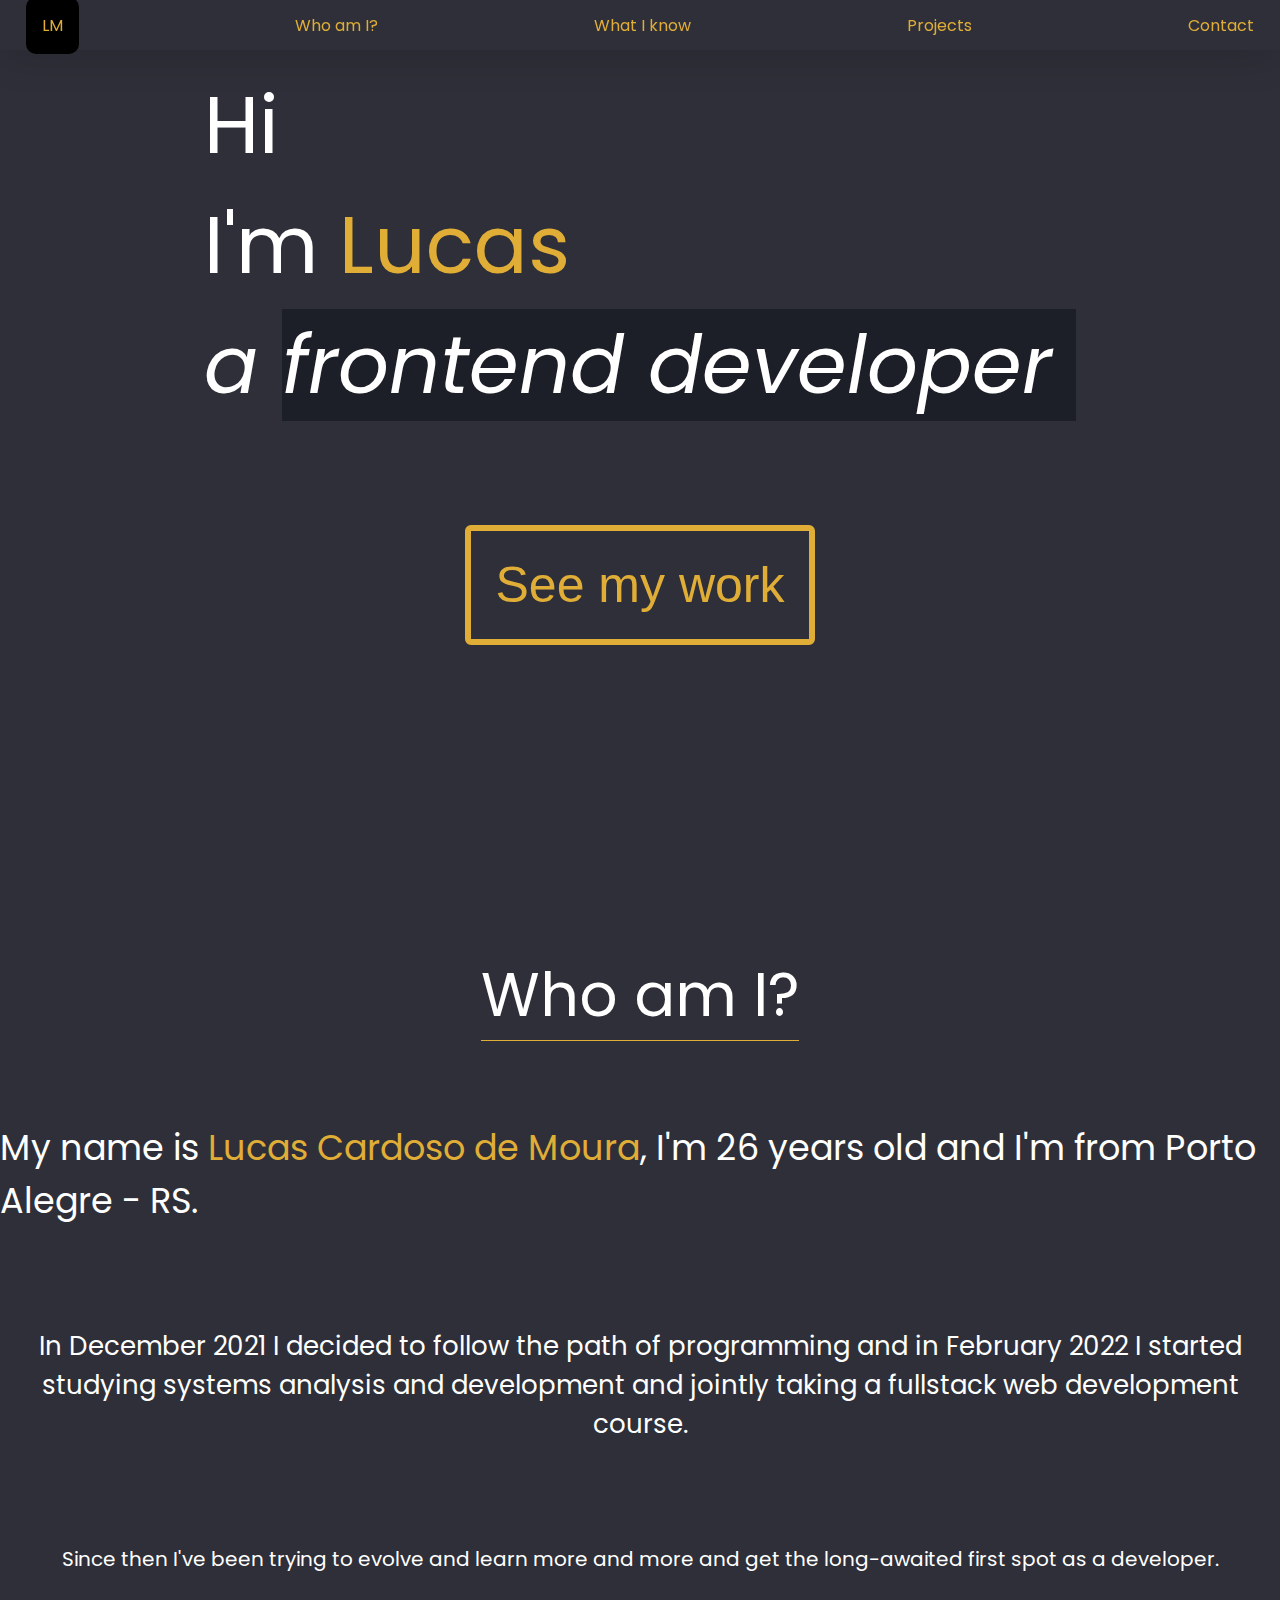
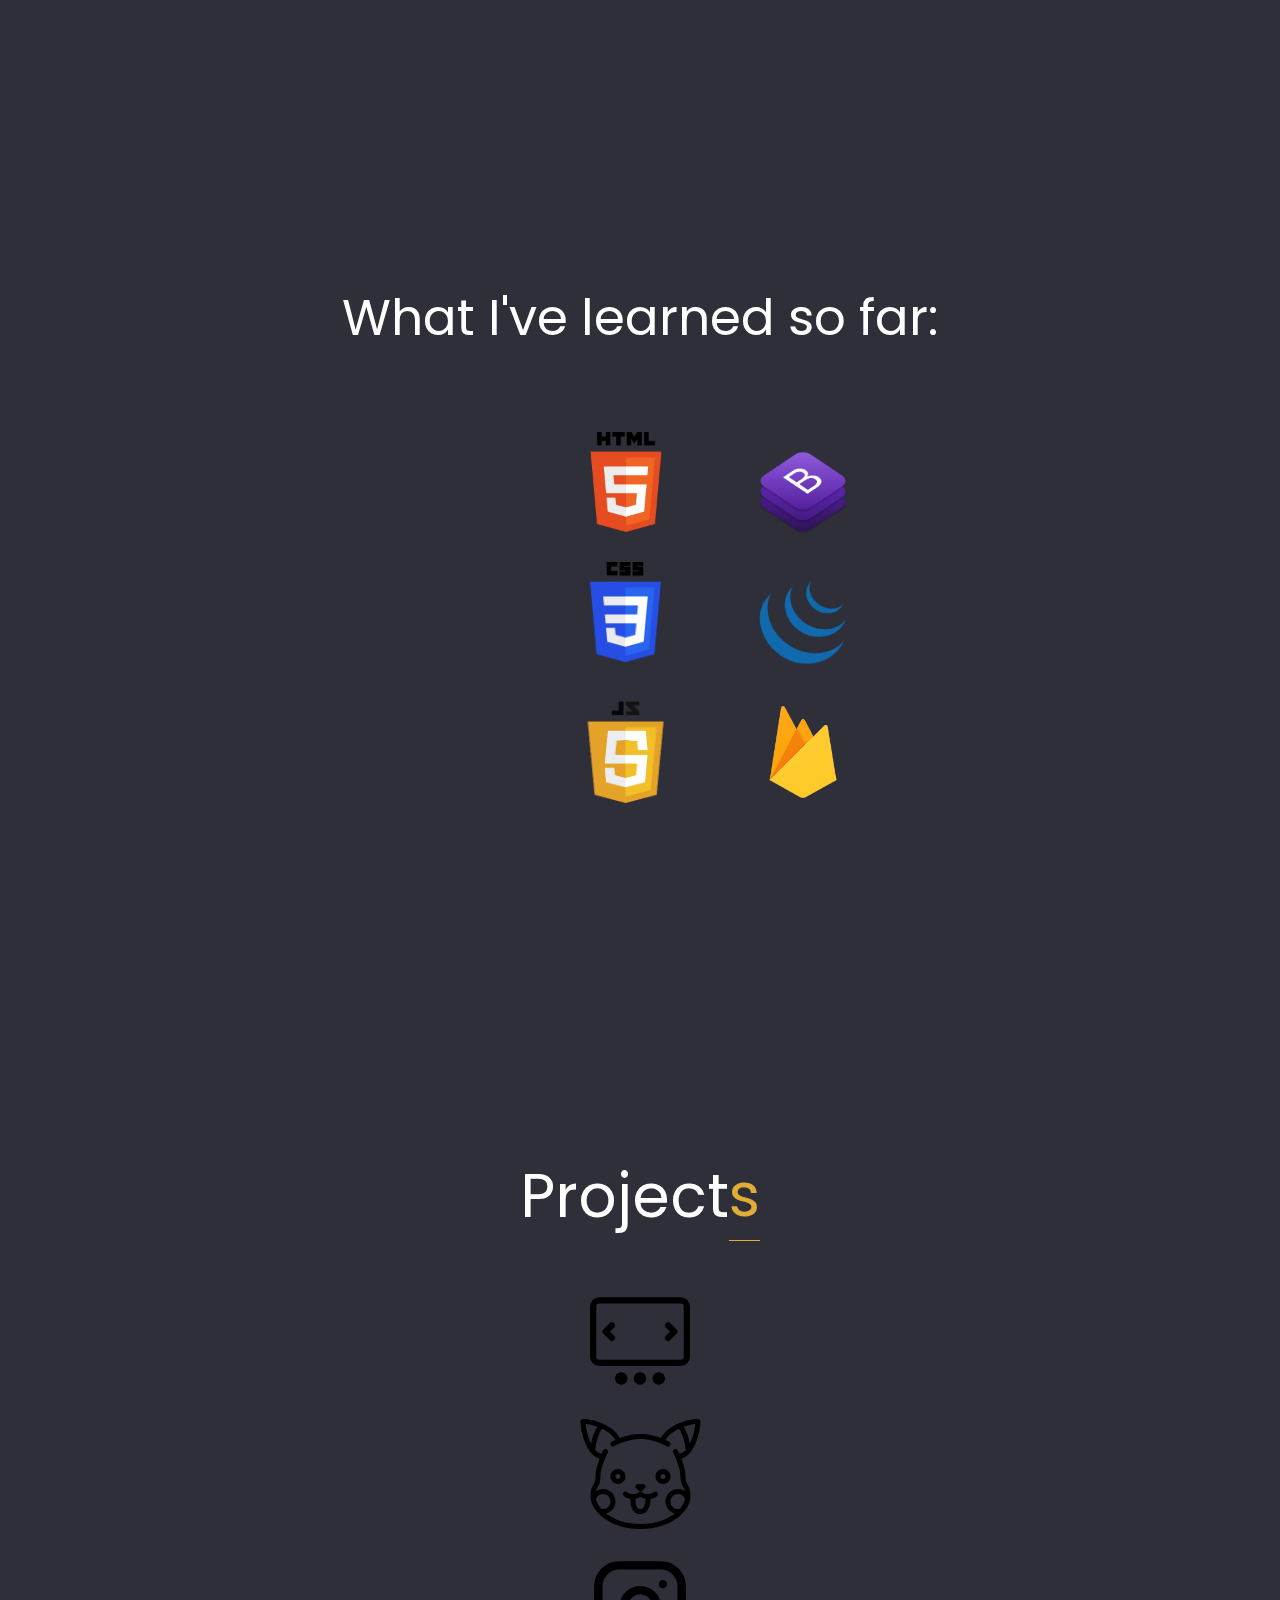
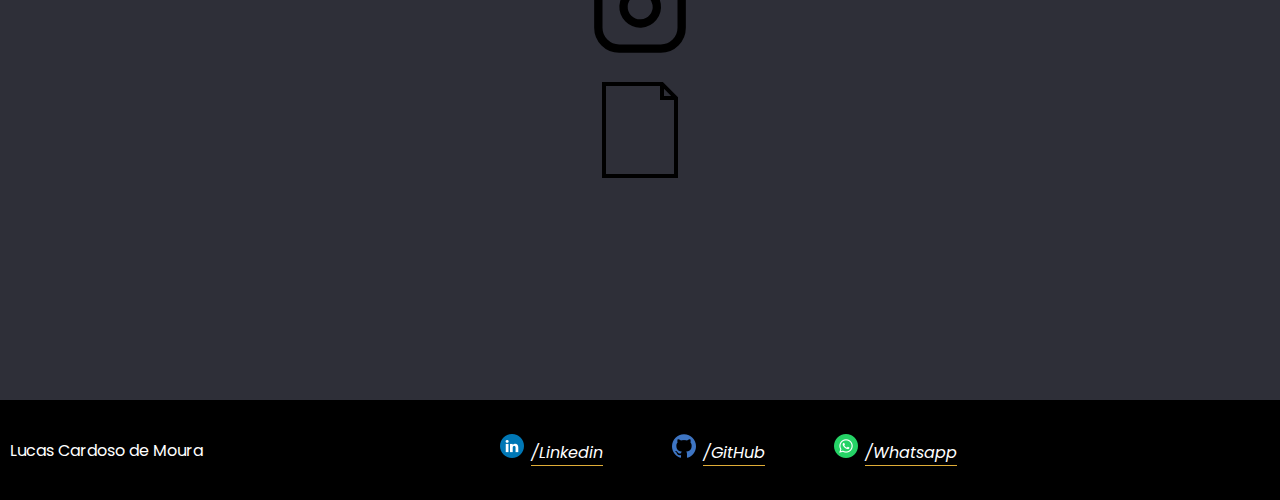
<file: index.html>
<!DOCTYPE html>
<html lang="en">
<head>
    <meta charset="UTF-8">
    <meta http-equiv="X-UA-Compatible" content="IE=edge">
    <meta name="viewport" content="width=device-width, initial-scale=1.0">
    <link rel="stylesheet" href="style.css">
    <link rel="icon" href="images/logolm.svg">
    <title>Lucas Cardoso de Moura - Portifólio</title>
</head>
<body>

    <header>
        <div class="container-header">
            <nav>
                <ul>
                    <a class="item1" href="#one"><li>LM</li></a>
                    <a href="#two"><li>Who am I?</li></a>
                    <a href="#three"><li>What I know</li></a>
                    <a href="#four"><li>Projects</li></a>
                    <a href="#footer"><li>Contact</li></a>
                </ul>
            </nav>
        </div>
    </header>

    <main>
        <div class="container-section">
            <section id="one" class="um">
                    <div class="hello-sect-one">
                         <div>Hi</div>
                         <div>I'm <span class="name">Lucas</span></div>
                         <div><i>a <span class="front">frontend developer </span></i></div>
                     </div>
                    <div>
                         <a href="#two"><button class="btn1">See my work</button></a>
                    </div>
            </section>
            <section id="two" class="dois">
                <div class="who">Who am I?</div>
                <div class="p1">My name is <span class="name">Lucas Cardoso de Moura</span>, I'm 26 years old and I'm from Porto Alegre - RS.</div>
                <div class="p2">In December 2021 I decided to follow the path of programming and in February 2022 I started studying systems analysis and development and jointly taking a fullstack web development course.</div>
                <div class="p3">Since then I've been trying to evolve and learn more and more and get the long-awaited first spot as a developer.</div>
            </section>
            <section id="three" class="tres">
                <div class="title-tres">What I've learned so far:</div>
                <div class="img-pai">
                    <div class="imgs">
                        <img title="HTML" class="square" src="images/html.png" alt="HTML image">
                        <img title="CSS" class="square" src="images/css.png" alt="CSS image">
                        <img title="JAVASCRIPT" class="square2" src="images/js.png" alt="JAVASCRIPT image">
                    </div>
                    <div class="imgs2">
                        <img title="BOOTSTRAP" class="square" src="images/boot.png" alt="BOOTSTRAP image">
                        <img title="JQUERY" class="square" src="images/jq.png" alt="JQUERY image">
                        <img title="FIREBASE" class="square" src="images/firebase.png" alt="FIREBASE image">
                    </div>
                </div>
                
                
            </section>
            <section id="four" class="quatro">
                <div class="proj">Project<span class="spans">s</span></div>
                <div class="projects-pai">
                    <div class="proj1">
                        <a href="Projetos/Carrossel/index.html" target="_blank">
                            <img src="images/carouselimg.svg" class="square" title="CAROUSEL" alt="CAROUSEL">
                        </a>
                    </div>
                    <div class="proj2" >
                        <a href="Projetos/Pokedex/index.html" target="_blank">
                            <img src="images/pokedeximg.svg" class="square2" title="POKEDEX" alt="POKEDEX">
                        </a>
                    </div>
                    <div class="proj3">
                        <a href="Projetos/Insta/index.html" target="_blank">
                            <img src="images/instaimg.svg" class="square" title="CLONE INSTAGRAM" alt="CLONE INSTAGRAM">
                        </a>
                    </div>
                    <div class="proj4">
                        <a href="Projetos/Janna/index.html" target="_blank">
                            <img src="images/landingimg.svg" class="square" title="LANDING PAGE" alt="LANDING PAGE">
                        </a>
                    </div>
                    <div class="proj5">
                        <a href="Projetos/Login/index.html" target="_blank">
                            <img src="images/loginimg.svg" title="LOGIN SCREEN" alt="LOGIN SCREEN">
                        </a>
                    </div>
                </div>
            </section>
        </div>
        
    </main>
    <footer id="footer">
        <div class="container-footer">
            <div class="namefoot">Lucas Cardoso de Moura</div>
            <address>      
                <div class="divul">
                    <ul class="ulfoot">
                       <li class="linkedin"><a href="https://www.linkedin.com/in/lucasmmoura/" target="_blank">/Linkedin</a></li>
                       <li class="github"><a href="https://github.com/lucasmmoura" target="_blank">/GitHub</a></li>
                       <li class="zap"><a href="https://wa.me/5551992486168" target="_blank">/Whatsapp</a></li>
                     </ul>
                </div>
            </address>
        </div>
    </footer>
    
</body>
</html>
</file>
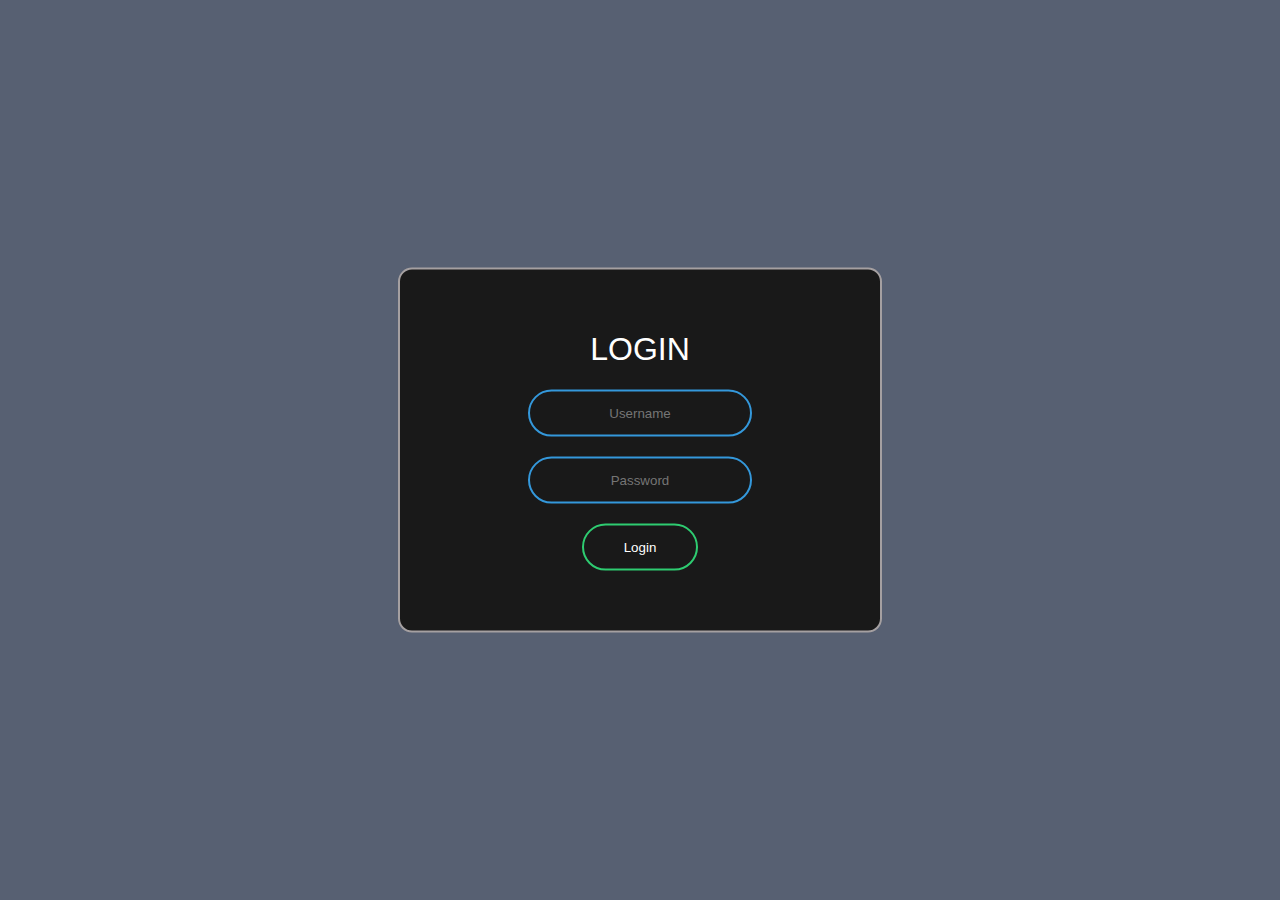
<file: Projetos/Login/index.html>
<!DOCTYPE html>
<html lang="en">
<head>
    <meta charset="UTF-8">
    <meta name="viewport" content="width=device-width, initial-scale=1.0">
    <title>Login</title>


    <style>

        body{
            
            margin: 0;
            padding: 0;
            font-family: sans-serif;
            background: #576072;
        }

        .box{
            width: 400px;
            padding: 40px;
            position: absolute;
            top: 50%;
            left: 50%;
            transform: translate(-50%, -50%);
            background: #191919;
            text-align: center;
            border-radius: 14px;
            border: 2px solid #A5A0A1;
        }

        .box h1{
            color: white;
            text-transform: uppercase;
            font-weight: 500;
        }

        .box input[type="text"],.box input[type="password"]{
            border: 0;
            background: none;
            display: block;
            margin: 20px auto;
            text-align: center;
            border: 2px solid #3498db;
            padding: 14px 10px;
            width: 200px;
            outline: none;
            color: white;
            border-radius: 24px;
            transition: 0.60s;
        }

        .box input[type="text"]:hover,.box input[type="password"]:hover{
            
            width: 280px;
            border-color: #2ecc71;
        }

        .box input[type="submit"]{
            border: 0;
            background: none;
            display: block;
            margin: 20px auto;
            text-align: center;
            border: 2px solid #2ecc71;
            padding: 14px 40px;
            outline: none;
            color: white;
            border-radius: 24px;
            transition: 0.60s;
            cursor: pointer;
        }

        .box input[type="submit"]:hover{
            background: #2ecc71;
        }

    </style>

</head>

<body>
    
    <form class="box" action="index.html" method="get">

        <h1>Login</h1>

        <input type="text" placeholder="Username">
        <input type="password" placeholder="Password">
        <input type="submit" value="Login">

    </form>

</body>
</html>
</file>
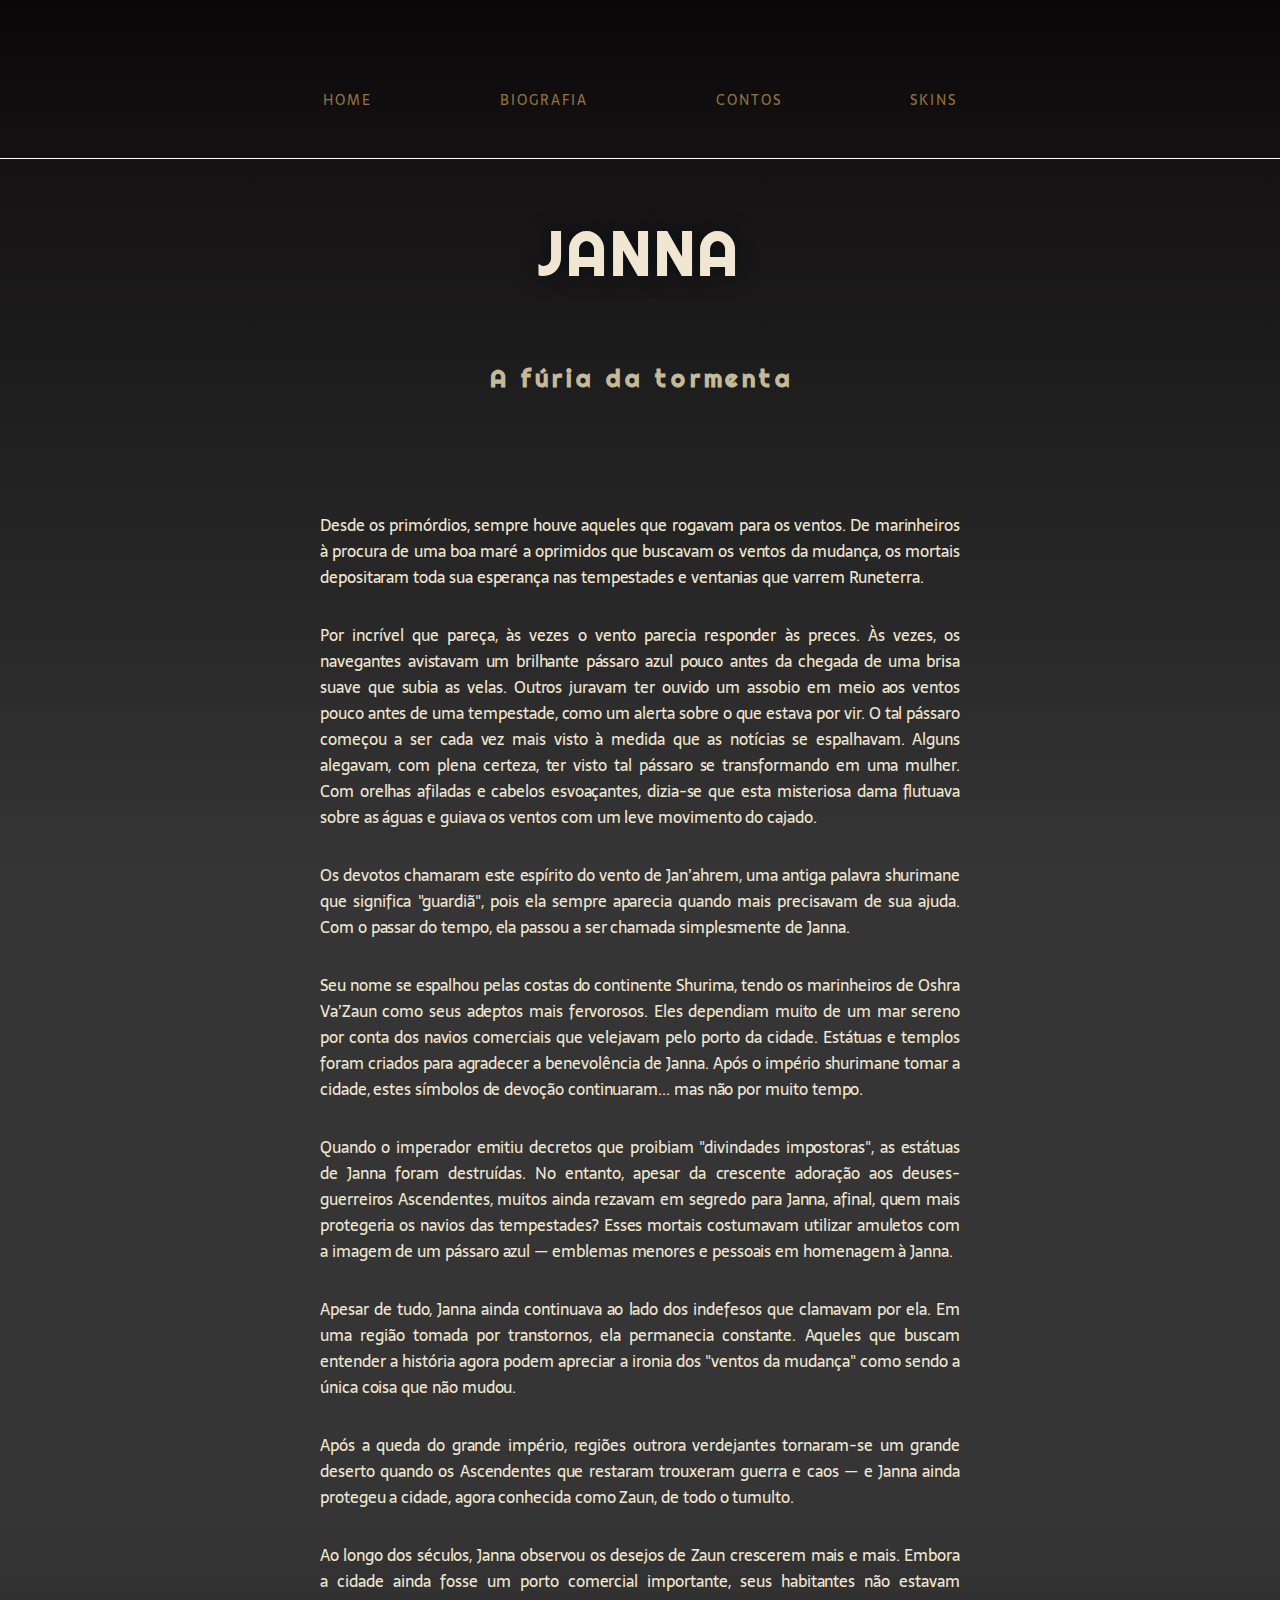
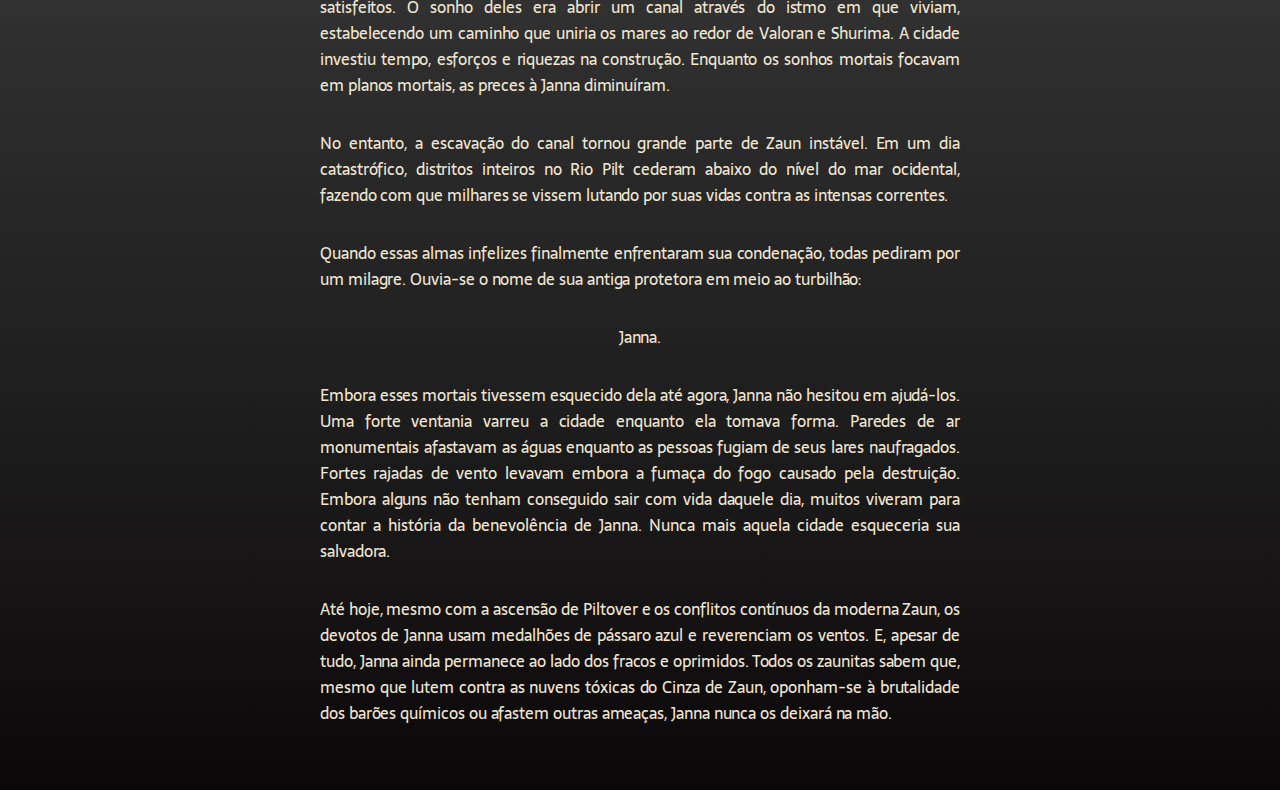
<file: Projetos/Janna/biografia.html>
<!DOCTYPE html>
<html lang="pt-BR">
<head>
    <meta charset="UTF-8">
    <meta name="viewport" content="width=device-width, initial-scale=1.0">
    <link rel="stylesheet" href="stylebio.css">
    <title>Biografia - Janna Lover</title>
</head>

<body>
    <header class="cabecalho">
        <nav class="cabecalho-menu">
            <a href="index.html" class="cabecalho-menu-item">Home</a>
            <a href="biografia.html" class="cabecalho-menu-item">Biografia</a>
            <a href="botaoconto.html" class="cabecalho-menu-item">Contos</a>
            <a class="cabecalho-menu-item">Skins</a>
            </nav>
    </header>

    <main class="conteudo">
        <section class="conteudo-principal">
            <div class="conteudo-principal-escrito">
                <h1 class="conteudo-principal-escrito-titulo">JANNA</h1>
                <h2 class="conteudo-principal-escrito-subtitulo">A fúria da tormenta</h2>
            </div>

            <div class="conteudo-principal-escrito-paragrafo">
                <p>
                    Desde os primórdios, sempre houve aqueles que rogavam para os ventos. De marinheiros à procura de uma boa maré a oprimidos que buscavam os ventos da mudança, os mortais depositaram toda sua esperança nas tempestades e ventanias que varrem Runeterra.
                    </p>
                    
                    <p>
                    Por incrível que pareça, às vezes o vento parecia responder às preces. Às vezes, os navegantes avistavam um brilhante pássaro azul pouco antes da chegada de uma brisa suave que subia as velas. Outros juravam ter ouvido um assobio em meio aos ventos pouco antes de uma tempestade, como um alerta sobre o que estava por vir. O tal pássaro começou a ser cada vez mais visto à medida que as notícias se espalhavam. Alguns alegavam, com plena certeza, ter visto tal pássaro se transformando em uma mulher. Com orelhas afiladas e cabelos esvoaçantes, dizia-se que esta misteriosa dama flutuava sobre as águas e guiava os ventos com um leve movimento do cajado.
                    </p>
                    
                    <p>
                    Os devotos chamaram este espírito do vento de Jan’ahrem, uma antiga palavra shurimane que significa "guardiã", pois ela sempre aparecia quando mais precisavam de sua ajuda. Com o passar do tempo, ela passou a ser chamada simplesmente de Janna.
                    </p>
                    
                    <p>
                    Seu nome se espalhou pelas costas do continente Shurima, tendo os marinheiros de Oshra Va’Zaun como seus adeptos mais fervorosos. Eles dependiam muito de um mar sereno por conta dos navios comerciais que velejavam pelo porto da cidade. Estátuas e templos foram criados para agradecer a benevolência de Janna. Após o império shurimane tomar a cidade, estes símbolos de devoção continuaram... mas não por muito tempo.
                    </p>
                    
                    <p>
                    Quando o imperador emitiu decretos que proibiam "divindades impostoras", as estátuas de Janna foram destruídas. No entanto, apesar da crescente adoração aos deuses-guerreiros Ascendentes, muitos ainda rezavam em segredo para Janna, afinal, quem mais protegeria os navios das tempestades? Esses mortais costumavam utilizar amuletos com a imagem de um pássaro azul — emblemas menores e pessoais em homenagem à Janna.
                    </p>
                    
                    <p>
                    Apesar de tudo, Janna ainda continuava ao lado dos indefesos que clamavam por ela. Em uma região tomada por transtornos, ela permanecia constante. Aqueles que buscam entender a história agora podem apreciar a ironia dos "ventos da mudança" como sendo a única coisa que não mudou.
                    </p>
                    
                    <p>
                    Após a queda do grande império, regiões outrora verdejantes tornaram-se um grande deserto quando os Ascendentes que restaram trouxeram guerra e caos — e Janna ainda protegeu a cidade, agora conhecida como Zaun, de todo o tumulto.
                    </p>
                    
                    <p>
                    Ao longo dos séculos, Janna observou os desejos de Zaun crescerem mais e mais. Embora a cidade ainda fosse um porto comercial importante, seus habitantes não estavam satisfeitos. O sonho deles era abrir um canal através do istmo em que viviam, estabelecendo um caminho que uniria os mares ao redor de Valoran e Shurima. A cidade investiu tempo, esforços e riquezas na construção. Enquanto os sonhos mortais focavam em planos mortais, as preces à Janna diminuíram.
                    </p>
                    
                    <p>
                    No entanto, a escavação do canal tornou grande parte de Zaun instável. Em um dia catastrófico, distritos inteiros no Rio Pilt cederam abaixo do nível do mar ocidental, fazendo com que milhares se vissem lutando por suas vidas contra as intensas correntes.
                    </p>
                    
                    <p>
                    Quando essas almas infelizes finalmente enfrentaram sua condenação, todas pediram por um milagre. Ouvia-se o nome de sua antiga protetora em meio ao turbilhão:
                    </p>
                    
                    <p>
                    Janna.
                    </p>
                    
                    <p>
                    Embora esses mortais tivessem esquecido dela até agora, Janna não hesitou em ajudá-los. Uma forte ventania varreu a cidade enquanto ela tomava forma. Paredes de ar monumentais afastavam as águas enquanto as pessoas fugiam de seus lares naufragados. Fortes rajadas de vento levavam embora a fumaça do fogo causado pela destruição. Embora alguns não tenham conseguido sair com vida daquele dia, muitos viveram para contar a história da benevolência de Janna. Nunca mais aquela cidade esqueceria sua salvadora.
                    </p>
                    
                    <p>
                    Até hoje, mesmo com a ascensão de Piltover e os conflitos contínuos da moderna Zaun, os devotos de Janna usam medalhões de pássaro azul e reverenciam os ventos. E, apesar de tudo, Janna ainda permanece ao lado dos fracos e oprimidos. Todos os zaunitas sabem que, mesmo que lutem contra as nuvens tóxicas do Cinza de Zaun, oponham-se à brutalidade dos barões químicos ou afastem outras ameaças, Janna nunca os deixará na mão.
                    </p>
            </div>
        </section>

    </main>
    
</body>
</html>
</file>
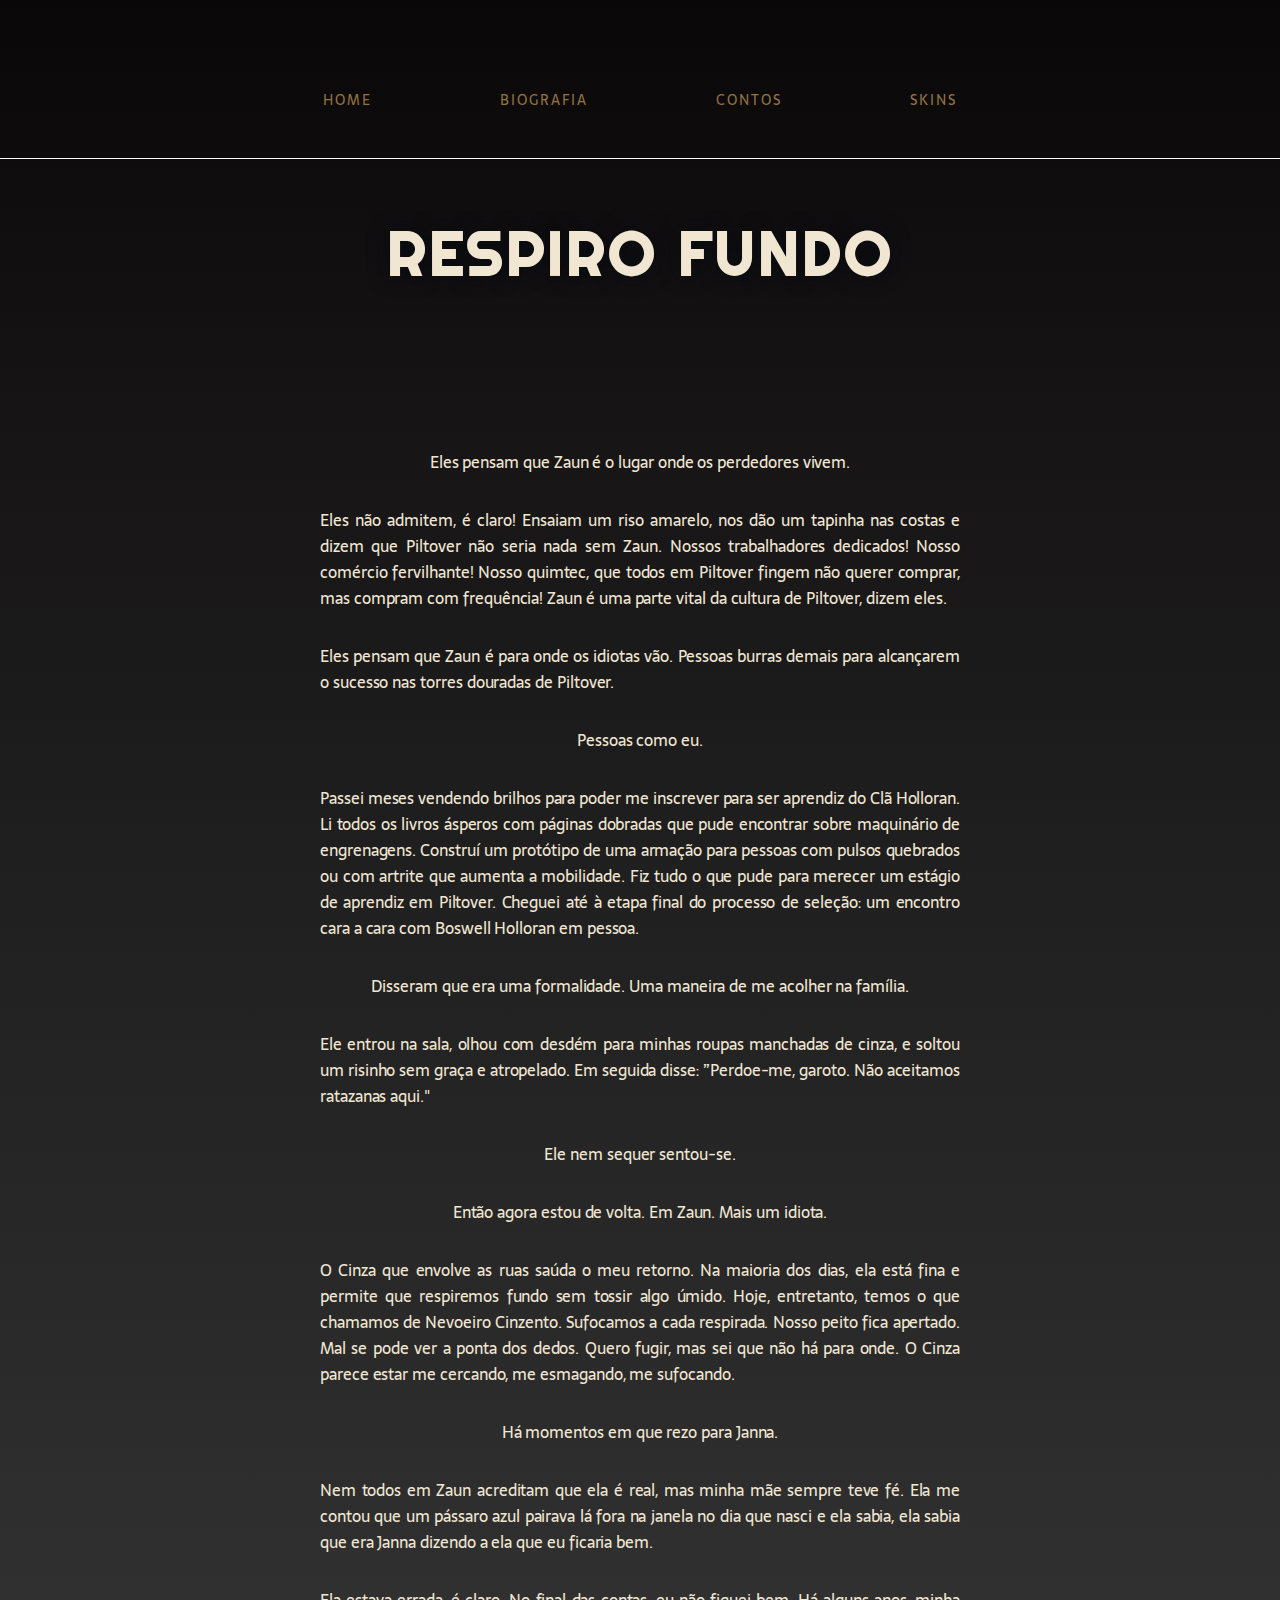
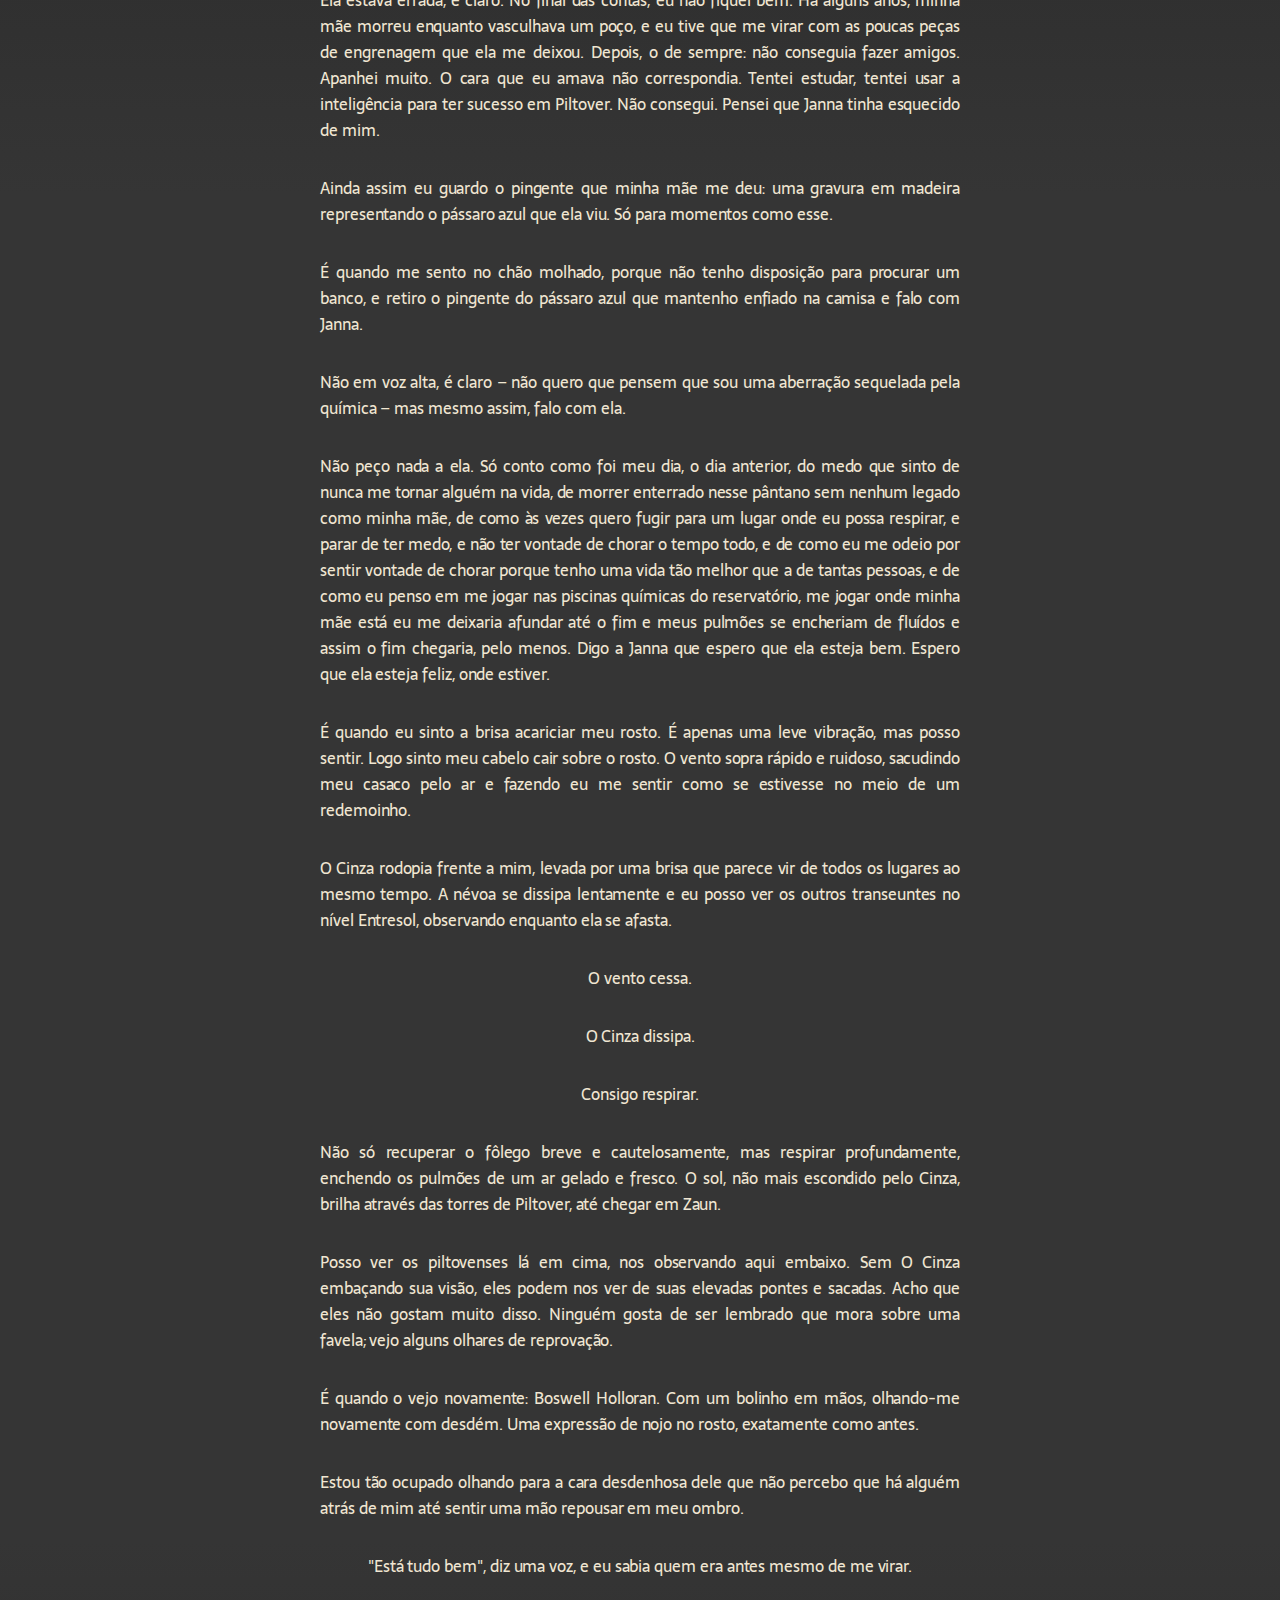
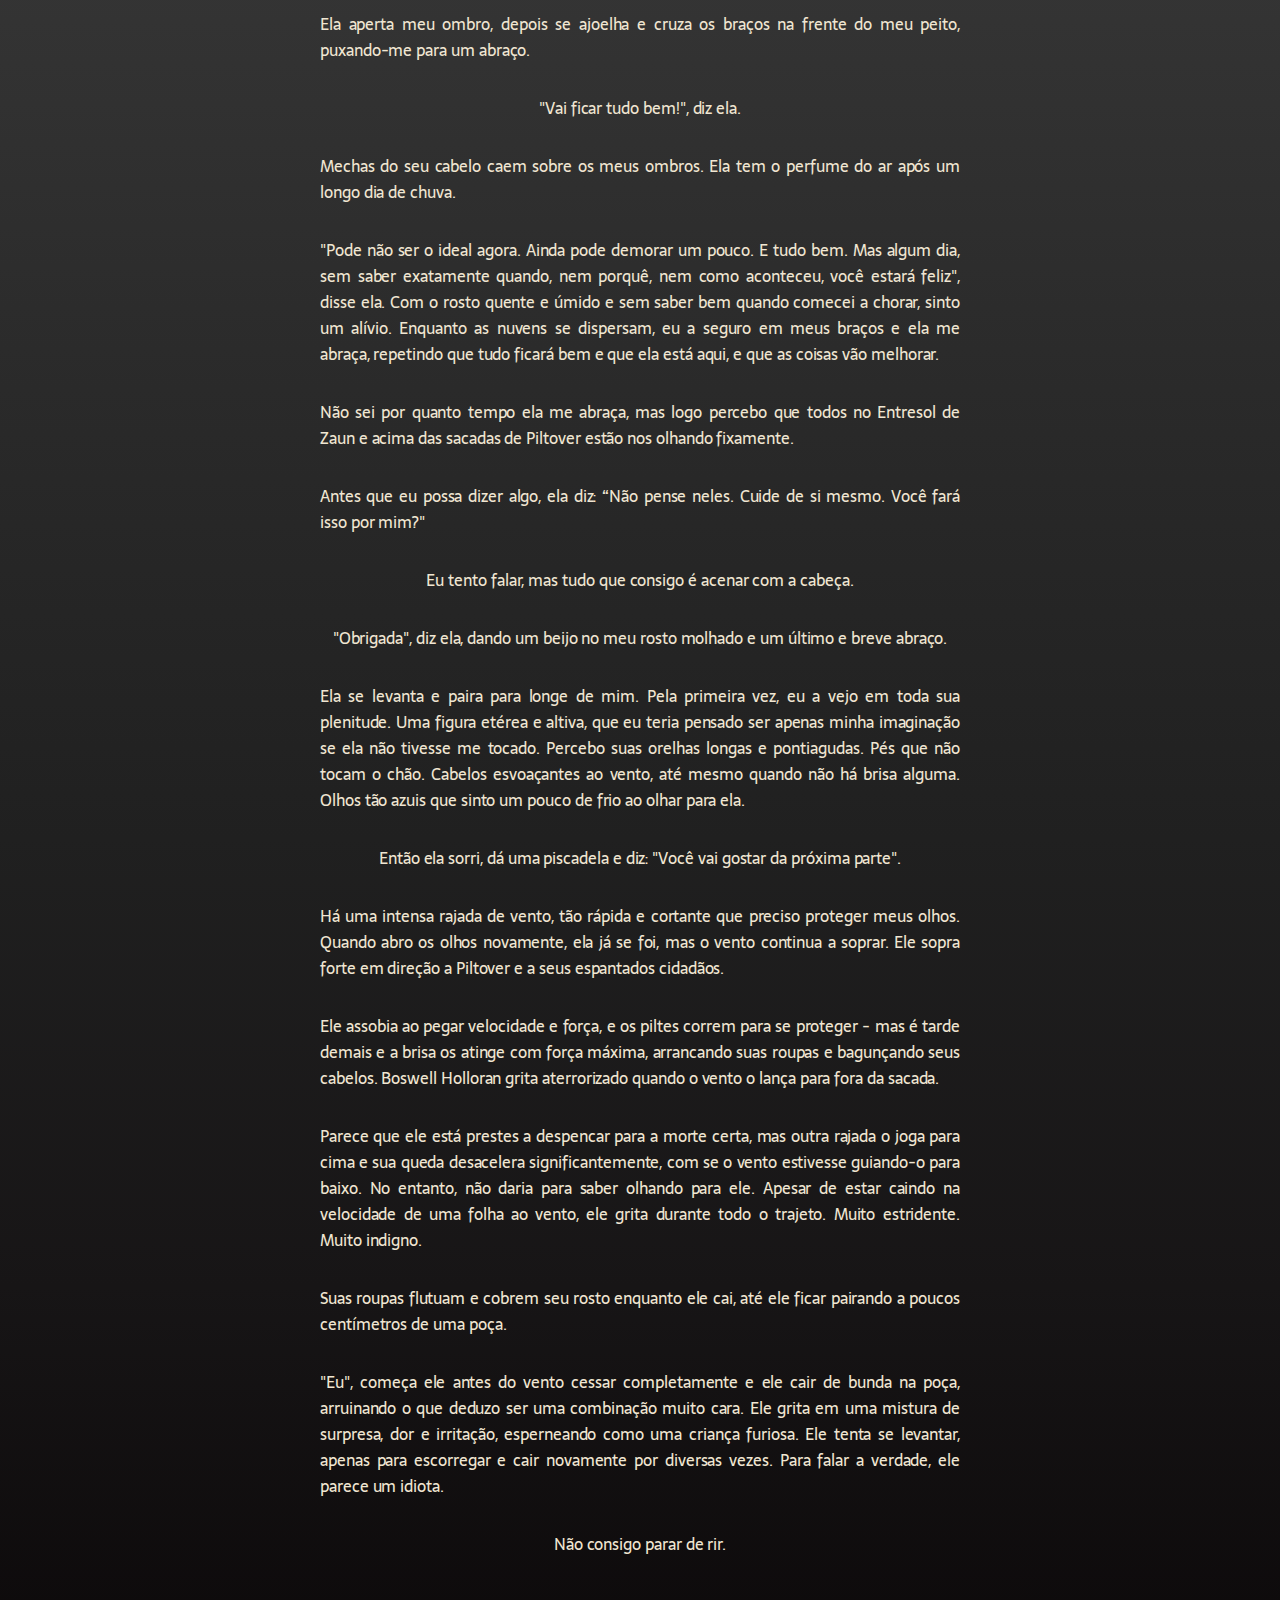
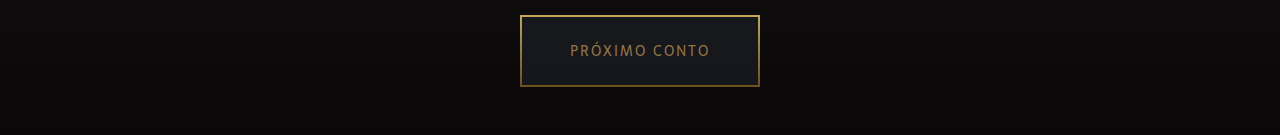
<file: Projetos/Janna/conto1.html>
<!DOCTYPE html>
<html lang="pt-BR">
<head>
    <meta charset="UTF-8">
    <meta name="viewport" content="width=device-width, initial-scale=1.0">
    <link rel="stylesheet" href="stylecontos.css">
    <title>Respiro fundo - CONTOS - Janna lover</title>
</head>

<body>
    <header class="cabecalho">
        <nav class="cabecalho-menu">
            <a href="index.html" class="cabecalho-menu-item">Home</a>
            <a href="biografia.html" class="cabecalho-menu-item">Biografia</a>
            <a href="botaoconto.html" class="cabecalho-menu-item">Contos</a>
            <a class="cabecalho-menu-item">Skins</a>
            </nav>
    </header>

    <main class="conteudo">
        <section class="conteudo-principal">
            <div class="conteudo-principal-escrito">
                <h1 class="conteudo-principal-escrito-titulo">RESPIRO FUNDO</h1>
            </div>

            <div class="conteudo-principal-escrito-paragrafo">

                <p>
                    Eles pensam que Zaun é o lugar onde os perdedores vivem.    
                </p>

                <p>
                    Eles não admitem, é claro! Ensaiam um riso amarelo, nos dão um tapinha nas costas e dizem que Piltover não seria nada sem Zaun. Nossos trabalhadores dedicados! Nosso comércio fervilhante! Nosso quimtec, que todos em Piltover fingem não querer comprar, mas compram com frequência! Zaun é uma parte vital da cultura de Piltover, dizem eles.
                 </p>

                <p>
                    Eles pensam que Zaun é para onde os idiotas vão. Pessoas burras demais para alcançarem o sucesso nas torres douradas de Piltover.
                </p>

                <p>
                    Pessoas como eu.
                </p>

                <p>
                    Passei meses vendendo brilhos para poder me inscrever para ser aprendiz do Clã Holloran. Li todos os livros ásperos com páginas dobradas que pude encontrar sobre maquinário de engrenagens. Construí um protótipo de uma armação para pessoas com pulsos quebrados ou com artrite que aumenta a mobilidade. Fiz tudo o que pude para merecer um estágio de aprendiz em Piltover. Cheguei até à etapa final do processo de seleção: um encontro cara a cara com Boswell Holloran em pessoa.
                </p>

                <p>
                    Disseram que era uma formalidade. Uma maneira de me acolher na família.
                </p>

                <p>
                    Ele entrou na sala, olhou com desdém para minhas roupas manchadas de cinza, e soltou um risinho sem graça e atropelado. Em seguida disse: ”Perdoe-me, garoto. Não aceitamos ratazanas aqui."
                </p>

                <p>
                    Ele nem sequer sentou-se.
                </p>
                
                <p>
                    Então agora estou de volta. Em Zaun. Mais um idiota.
                    </p>
                    
                    <p>
                    O Cinza que envolve as ruas saúda o meu retorno. Na maioria dos dias, ela está fina e permite que respiremos fundo sem tossir algo úmido. Hoje, entretanto, temos o que chamamos de Nevoeiro Cinzento. Sufocamos a cada respirada. Nosso peito fica apertado. Mal se pode ver a ponta dos dedos. Quero fugir, mas sei que não há para onde. O Cinza parece estar me cercando, me esmagando, me sufocando.
                    </p>
                    
                    <p>
                    Há momentos em que rezo para Janna.
                    </p>
                    
                    <p>
                    Nem todos em Zaun acreditam que ela é real, mas minha mãe sempre teve fé. Ela me contou que um pássaro azul pairava lá fora na janela no dia que nasci e ela sabia, ela sabia que era Janna dizendo a ela que eu ficaria bem.
                    </p>
                    
                    <p>
                    Ela estava errada, é claro. No final das contas, eu não fiquei bem. Há alguns anos, minha mãe morreu enquanto vasculhava um poço, e eu tive que me virar com as poucas peças de engrenagem que ela me deixou. Depois, o de sempre: não conseguia fazer amigos. Apanhei muito. O cara que eu amava não correspondia. Tentei estudar, tentei usar a inteligência para ter sucesso em Piltover. Não consegui. Pensei que Janna tinha esquecido de mim.
                    </p>
                    
                    <p>
                    Ainda assim eu guardo o pingente que minha mãe me deu: uma gravura em madeira representando o pássaro azul que ela viu. Só para momentos como esse.
                    </p>
                    
                    <p>
                    É quando me sento no chão molhado, porque não tenho disposição para procurar um banco, e retiro o pingente do pássaro azul que mantenho enfiado na camisa e falo com Janna.
                    </p>
                    
                    <p>
                    Não em voz alta, é claro – não quero que pensem que sou uma aberração sequelada pela química – mas mesmo assim, falo com ela.
                    </p>
                    
                    <p>
                    Não peço nada a ela. Só conto como foi meu dia, o dia anterior, do medo que sinto de nunca me tornar alguém na vida, de morrer enterrado nesse pântano sem nenhum legado como minha mãe, de como às vezes quero fugir para um lugar onde eu possa respirar, e parar de ter medo, e não ter vontade de chorar o tempo todo, e de como eu me odeio por sentir vontade de chorar porque tenho uma vida tão melhor que a de tantas pessoas, e de como eu penso em me jogar nas piscinas químicas do reservatório, me jogar onde minha mãe está eu me deixaria afundar até o fim e meus pulmões se encheriam de fluídos e assim o fim chegaria, pelo menos. Digo a Janna que espero que ela esteja bem. Espero que ela esteja feliz, onde estiver.
                    </p>
                    
                    <p>
                    É quando eu sinto a brisa acariciar meu rosto. É apenas uma leve vibração, mas posso sentir. Logo sinto meu cabelo cair sobre o rosto. O vento sopra rápido e ruidoso, sacudindo meu casaco pelo ar e fazendo eu me sentir como se estivesse no meio de um redemoinho.
                    </p>
                    
                    <p>
                    O Cinza rodopia frente a mim, levada por uma brisa que parece vir de todos os lugares ao mesmo tempo. A névoa se dissipa lentamente e eu posso ver os outros transeuntes no nível Entresol, observando enquanto ela se afasta.
                    </p>
                    
                    <p>
                    O vento cessa.
                    </p>
                    
                    <p>
                    O Cinza dissipa.
                    </p>
                    
                    <p>
                    Consigo respirar.
                    </p>
                    
                    <p>
                    Não só recuperar o fôlego breve e cautelosamente, mas respirar profundamente, enchendo os pulmões de um ar gelado e fresco. O sol, não mais escondido pelo Cinza, brilha através das torres de Piltover, até chegar em Zaun.
                    </p>
                    
                    <p>
                    Posso ver os piltovenses lá em cima, nos observando aqui embaixo. Sem O Cinza embaçando sua visão, eles podem nos ver de suas elevadas pontes e sacadas. Acho que eles não gostam muito disso. Ninguém gosta de ser lembrado que mora sobre uma favela; vejo alguns olhares de reprovação.
                    </p>
                    
                    <p>
                    É quando o vejo novamente: Boswell Holloran. Com um bolinho em mãos, olhando-me novamente com desdém. Uma expressão de nojo no rosto, exatamente como antes.
                    </p>
                    
                    <p>
                    Estou tão ocupado olhando para a cara desdenhosa dele que não percebo que há alguém atrás de mim até sentir uma mão repousar em meu ombro.
                    </p>
                    
                    <p>
                    "Está tudo bem", diz uma voz, e eu sabia quem era antes mesmo de me virar.
                    </p>
                    
                    <p>
                    Ela aperta meu ombro, depois se ajoelha e cruza os braços na frente do meu peito, puxando-me para um abraço.
                    </p>
                    
                    <p>
                    "Vai ficar tudo bem!", diz ela.
                    </p>
                    
                    <p>
                    Mechas do seu cabelo caem sobre os meus ombros. Ela tem o perfume do ar após um longo dia de chuva.
                    </p>
                    
                    <p>
                    "Pode não ser o ideal agora. Ainda pode demorar um pouco. E tudo bem. Mas algum dia, sem saber exatamente quando, nem porquê, nem como aconteceu, você estará feliz", disse ela. Com o rosto quente e úmido e sem saber bem quando comecei a chorar, sinto um alívio. Enquanto as nuvens se dispersam, eu a seguro em meus braços e ela me abraça, repetindo que tudo ficará bem e que ela está aqui, e que as coisas vão melhorar.
                    </p>
                    
                    <p>
                    Não sei por quanto tempo ela me abraça, mas logo percebo que todos no Entresol de Zaun e acima das sacadas de Piltover estão nos olhando fixamente.
                    </p>
                    
                    <p>
                    Antes que eu possa dizer algo, ela diz: “Não pense neles. Cuide de si mesmo. Você fará isso por mim?"
                    </p>
                    
                    <p>
                    Eu tento falar, mas tudo que consigo é acenar com a cabeça.
                    </p>
                    
                    <p>
                    "Obrigada", diz ela, dando um beijo no meu rosto molhado e um último e breve abraço.
                    </p>
                    
                    <p>
                    Ela se levanta e paira para longe de mim. Pela primeira vez, eu a vejo em toda sua plenitude. Uma figura etérea e altiva, que eu teria pensado ser apenas minha imaginação se ela não tivesse me tocado. Percebo suas orelhas longas e pontiagudas. Pés que não tocam o chão. Cabelos esvoaçantes ao vento, até mesmo quando não há brisa alguma. Olhos tão azuis que sinto um pouco de frio ao olhar para ela.
                    </p>
                    
                    <p>
                    Então ela sorri, dá uma piscadela e diz: "Você vai gostar da próxima parte".
                    </p>
                    
                    <p>
                    Há uma intensa rajada de vento, tão rápida e cortante que preciso proteger meus olhos. Quando abro os olhos novamente, ela já se foi, mas o vento continua a soprar. Ele sopra forte em direção a Piltover e a seus espantados cidadãos.
                    </p>
                    
                    <p>
                    Ele assobia ao pegar velocidade e força, e os piltes correm para se proteger - mas é tarde demais e a brisa os atinge com força máxima, arrancando suas roupas e bagunçando seus cabelos. Boswell Holloran grita aterrorizado quando o vento o lança para fora da sacada.
                    </p>
                    
                    <p>
                    Parece que ele está prestes a despencar para a morte certa, mas outra rajada o joga para cima e sua queda desacelera significantemente, com se o vento estivesse guiando-o para baixo. No entanto, não daria para saber olhando para ele. Apesar de estar caindo na velocidade de uma folha ao vento, ele grita durante todo o trajeto. Muito estridente. Muito indigno.
                    </p>
                    
                    <p>
                    Suas roupas flutuam e cobrem seu rosto enquanto ele cai, até ele ficar pairando a poucos centímetros de uma poça.
                    </p>
                    
                    <p>
                    "Eu", começa ele antes do vento cessar completamente e ele cair de bunda na poça, arruinando o que deduzo ser uma combinação muito cara. Ele grita em uma mistura de surpresa, dor e irritação, esperneando como uma criança furiosa. Ele tenta se levantar, apenas para escorregar e cair novamente por diversas vezes. Para falar a verdade, ele parece um idiota.
                    </p>
                    
                    <p>
                    Não consigo parar de rir.
                    </p>
            </div>
            <a href="conto2.html"><button class="conteudo-secundario-botao">Próximo conto</button></a>
            
        </section>

    </main>

    
</body>
</html>
</file>
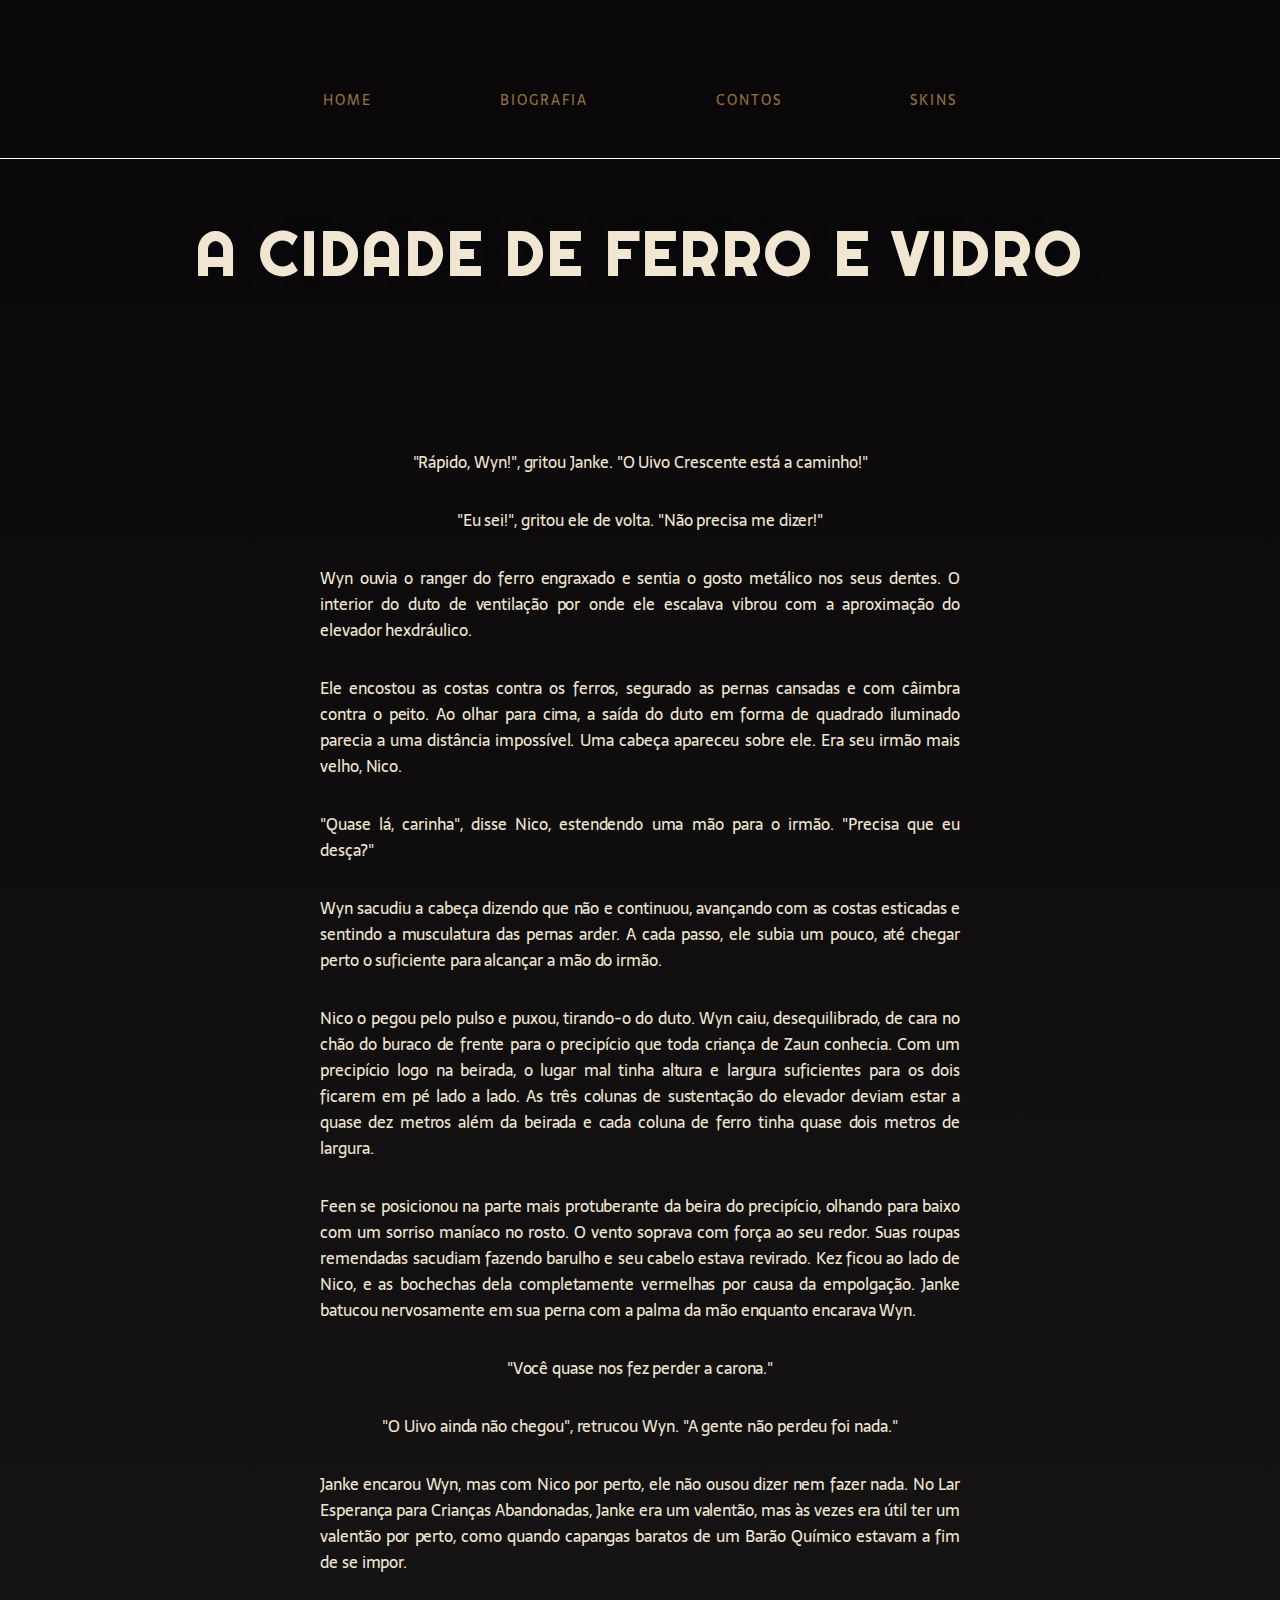
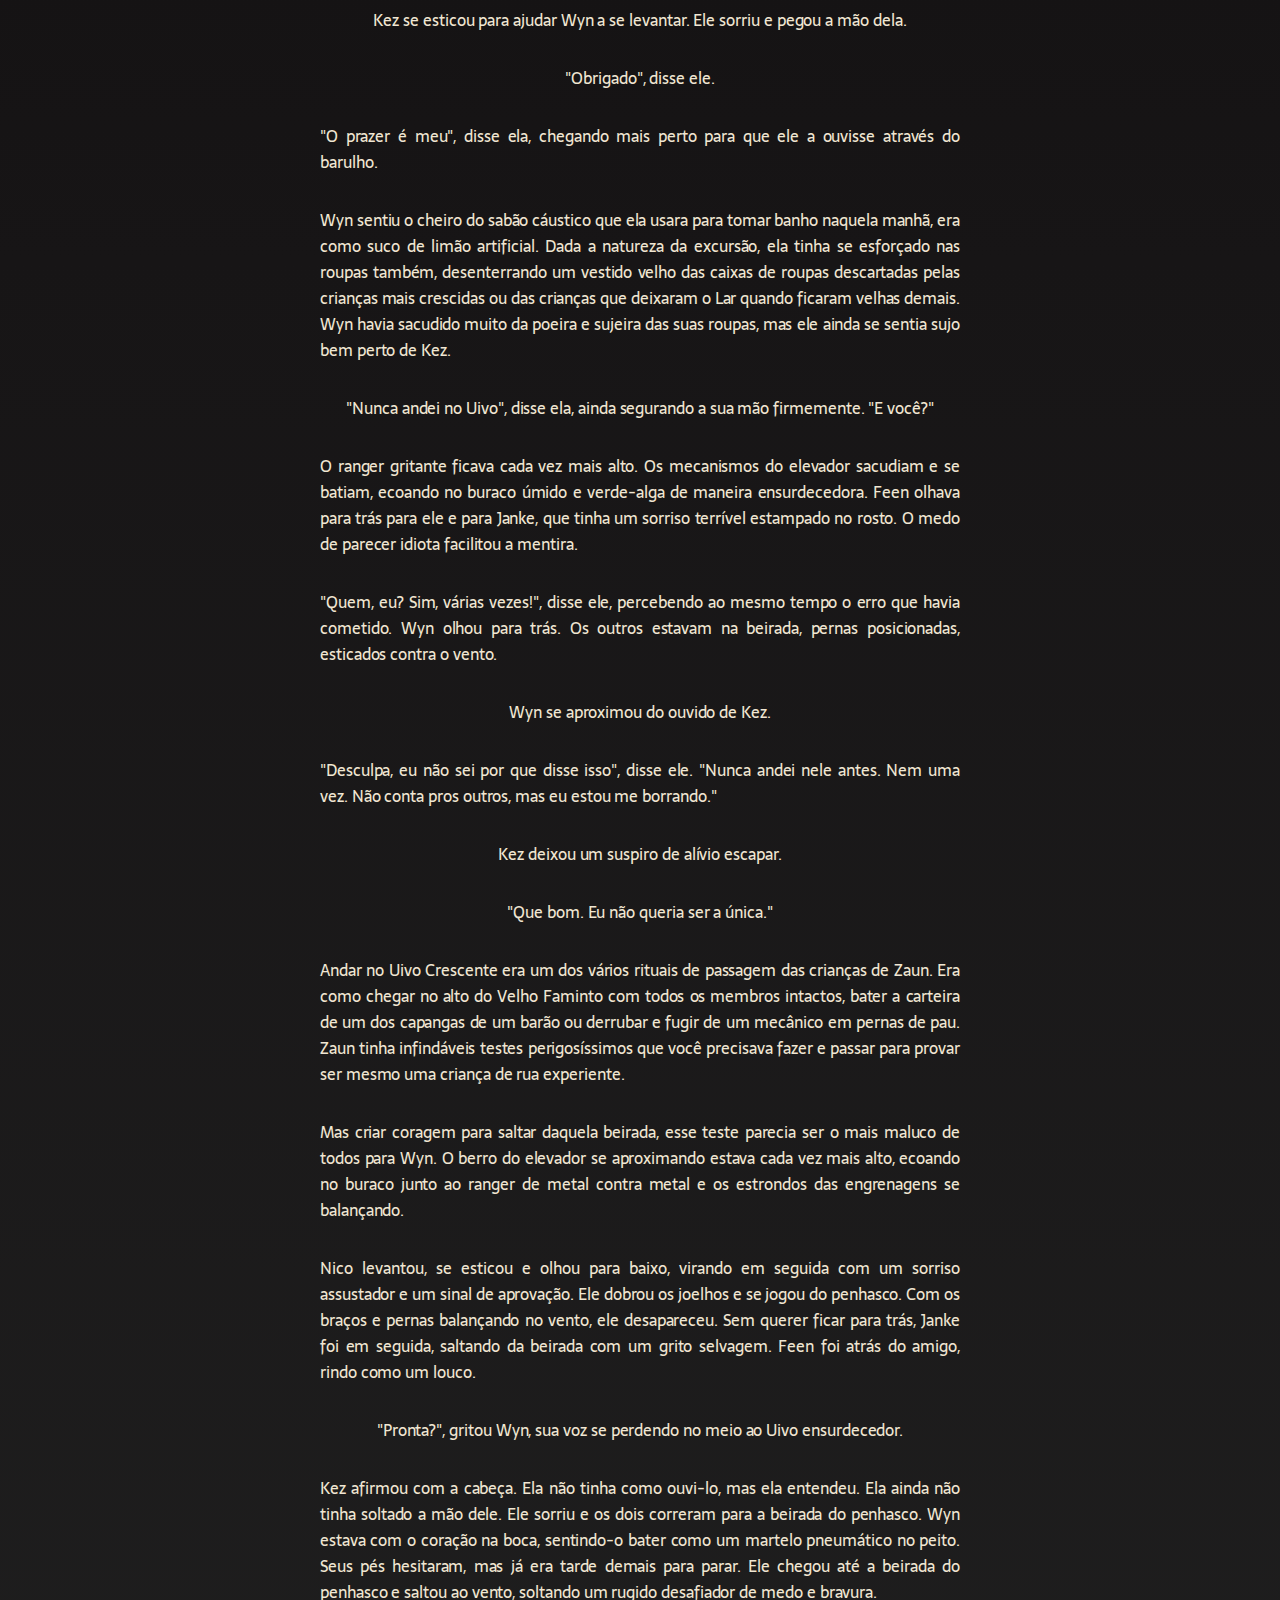
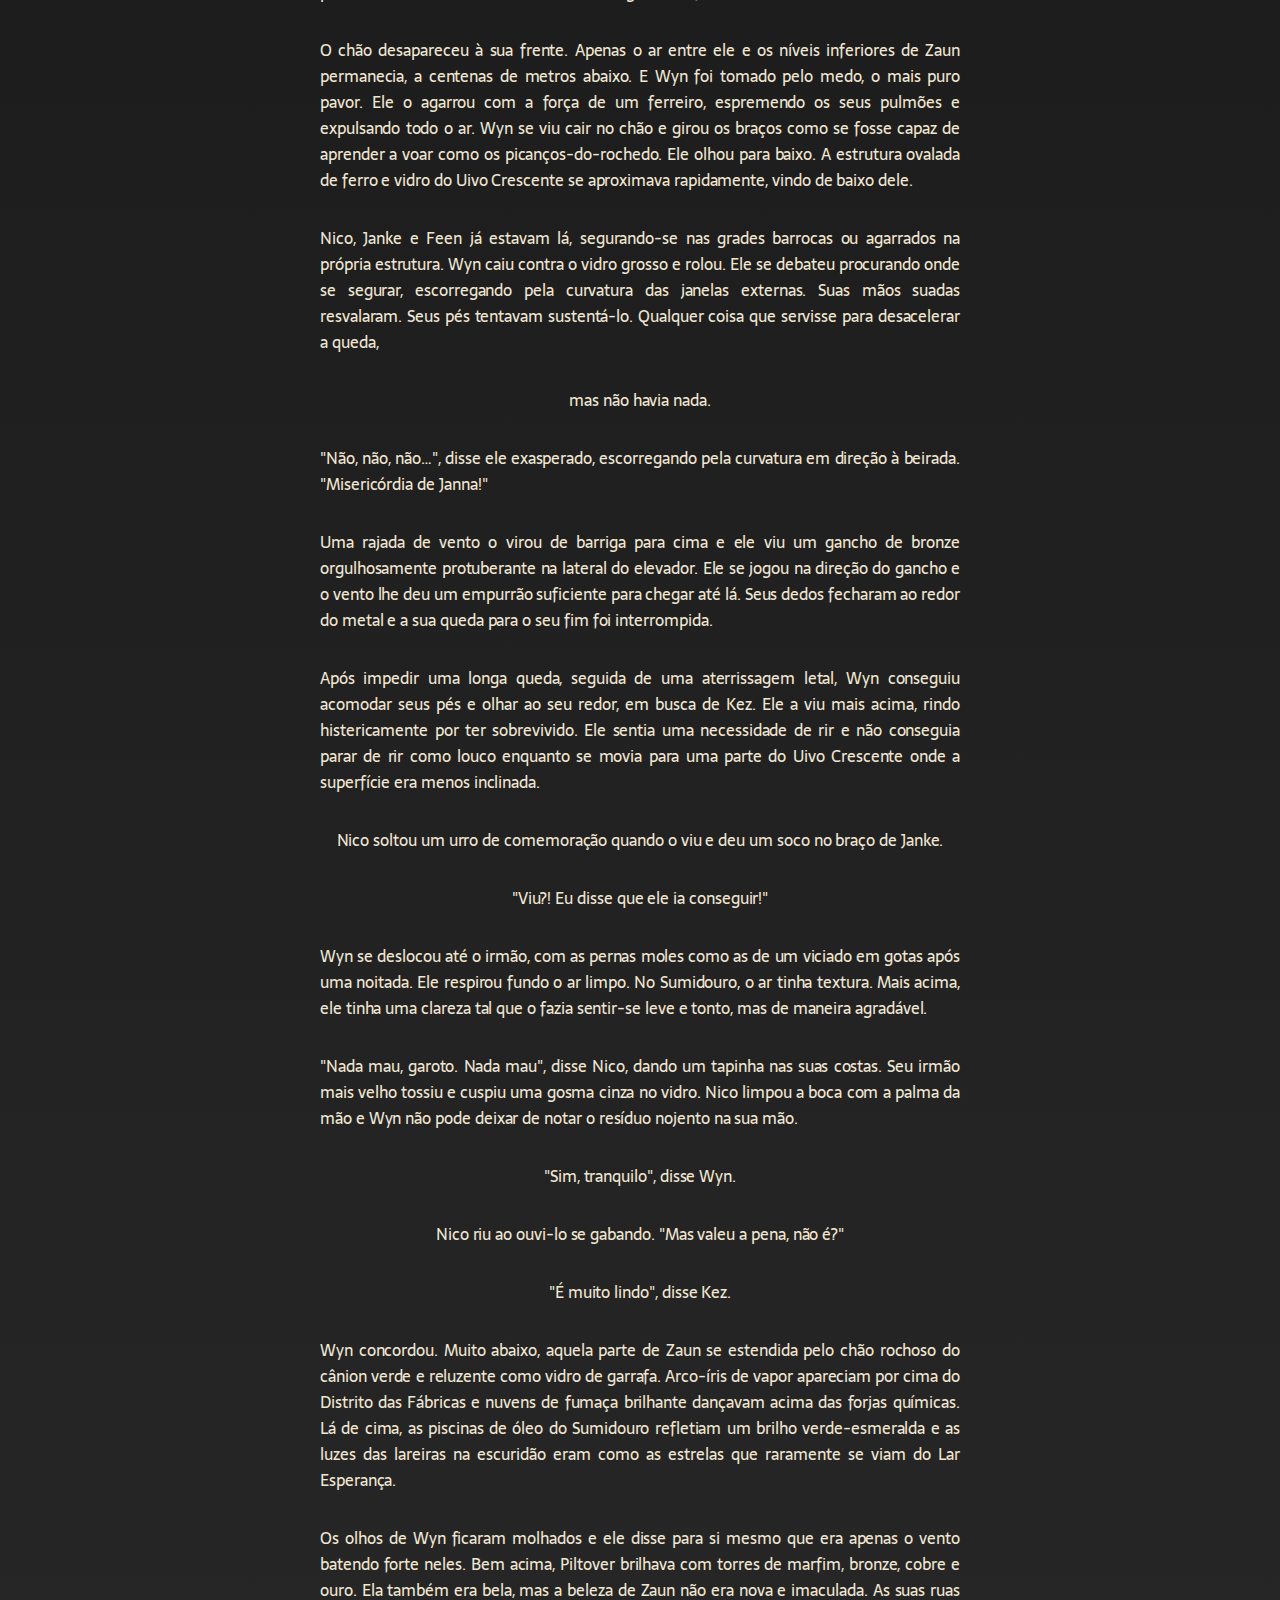
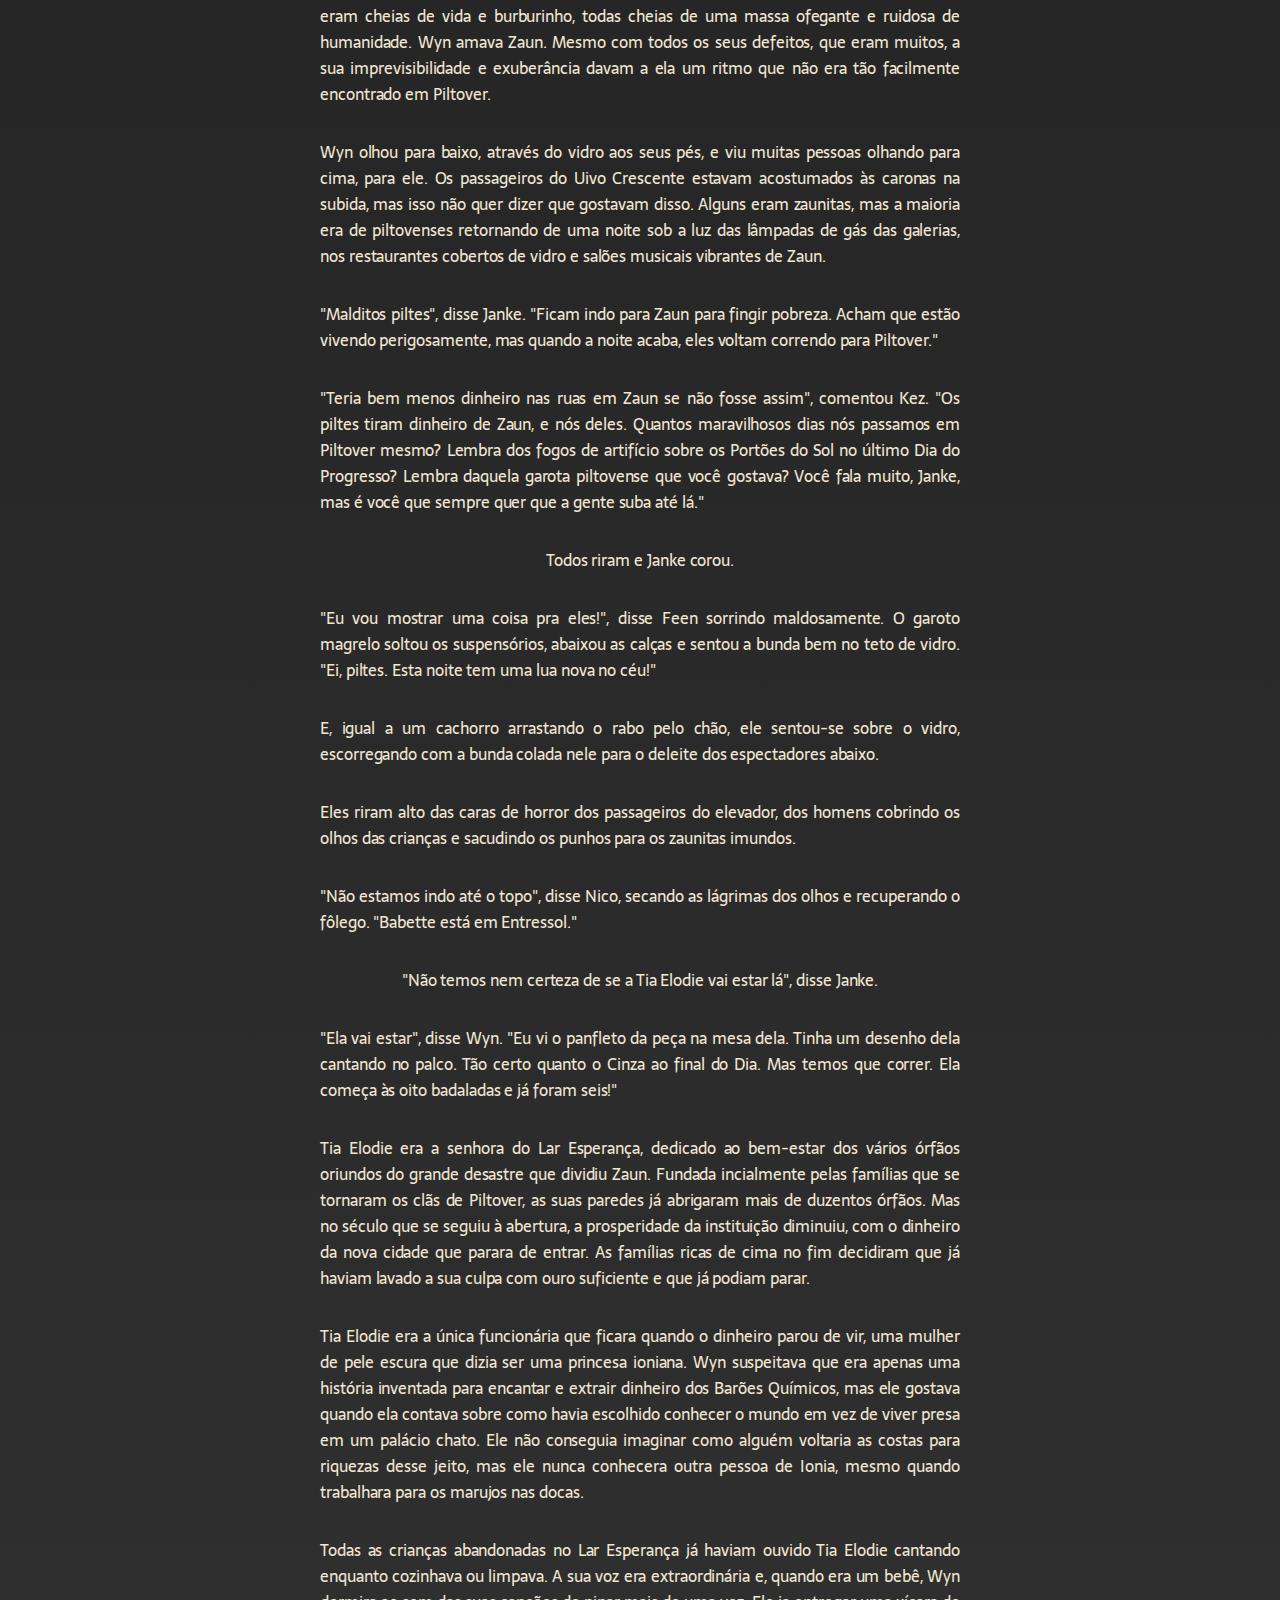
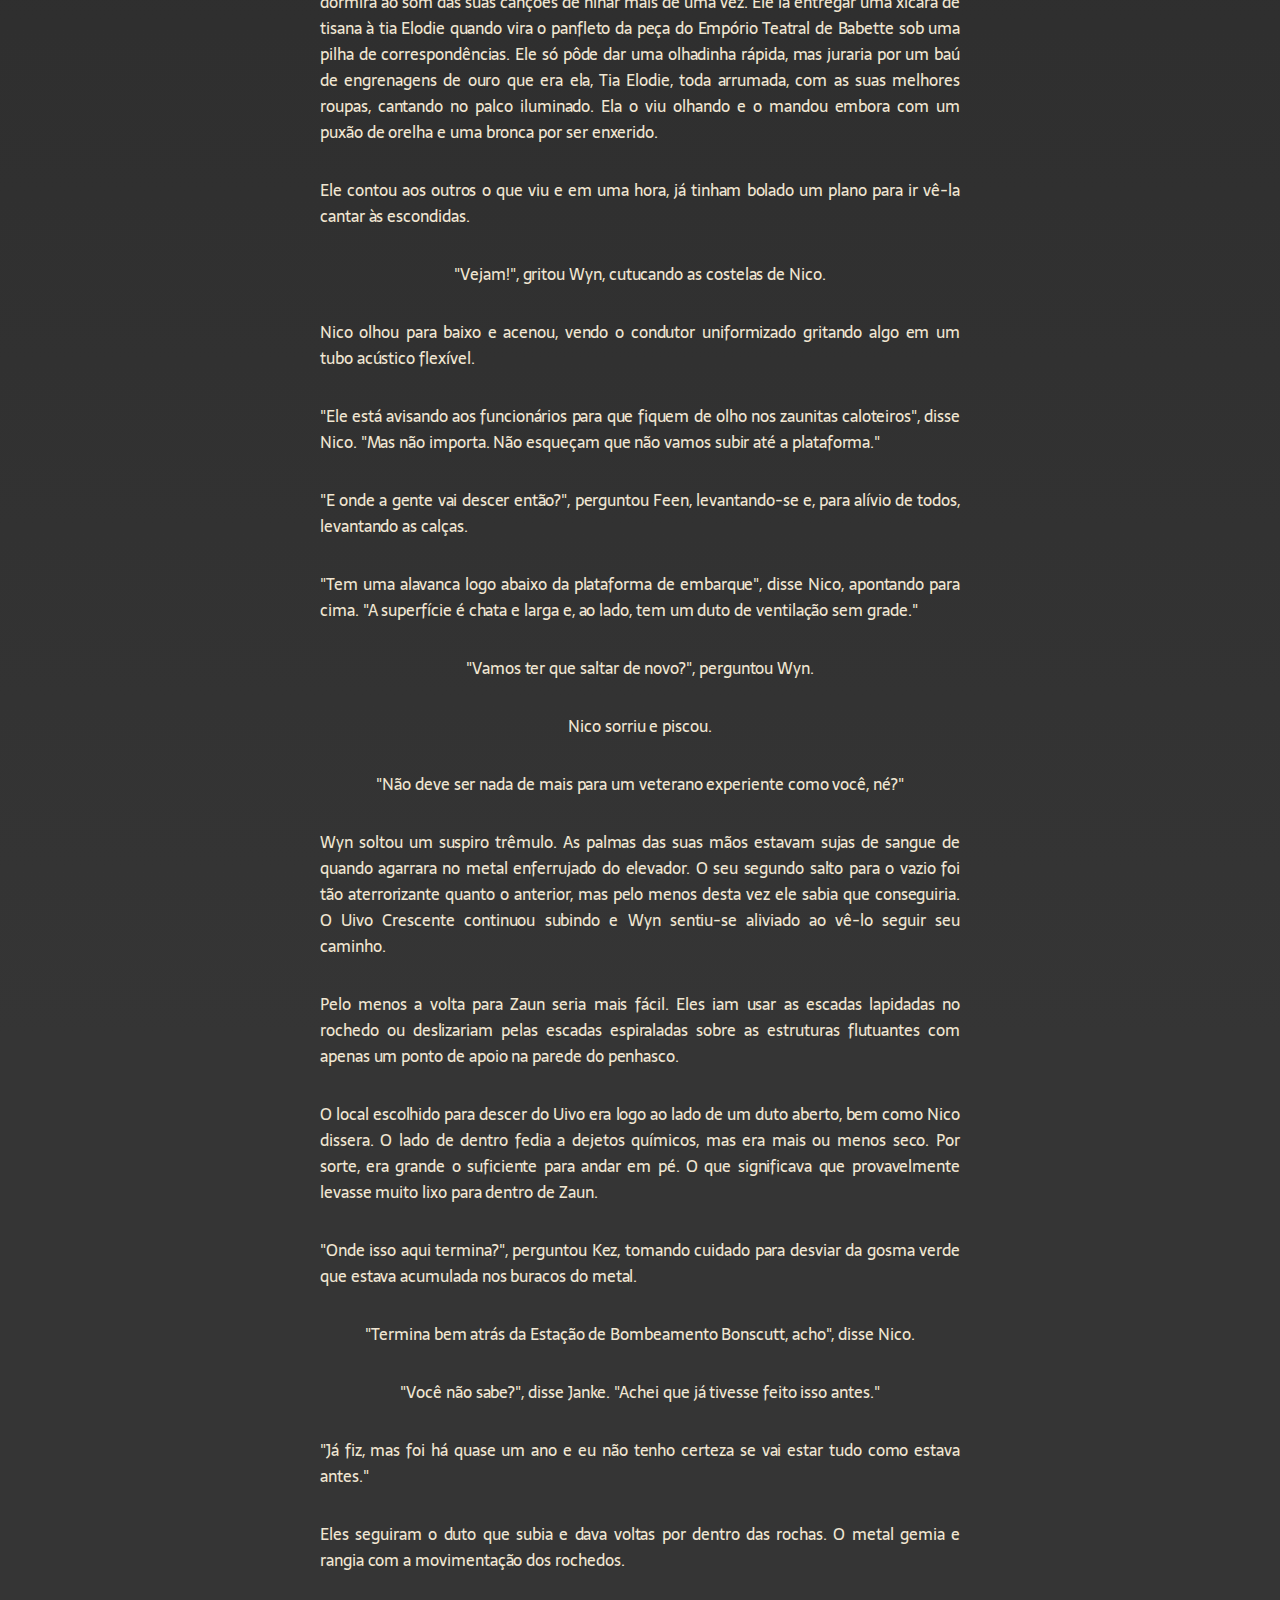
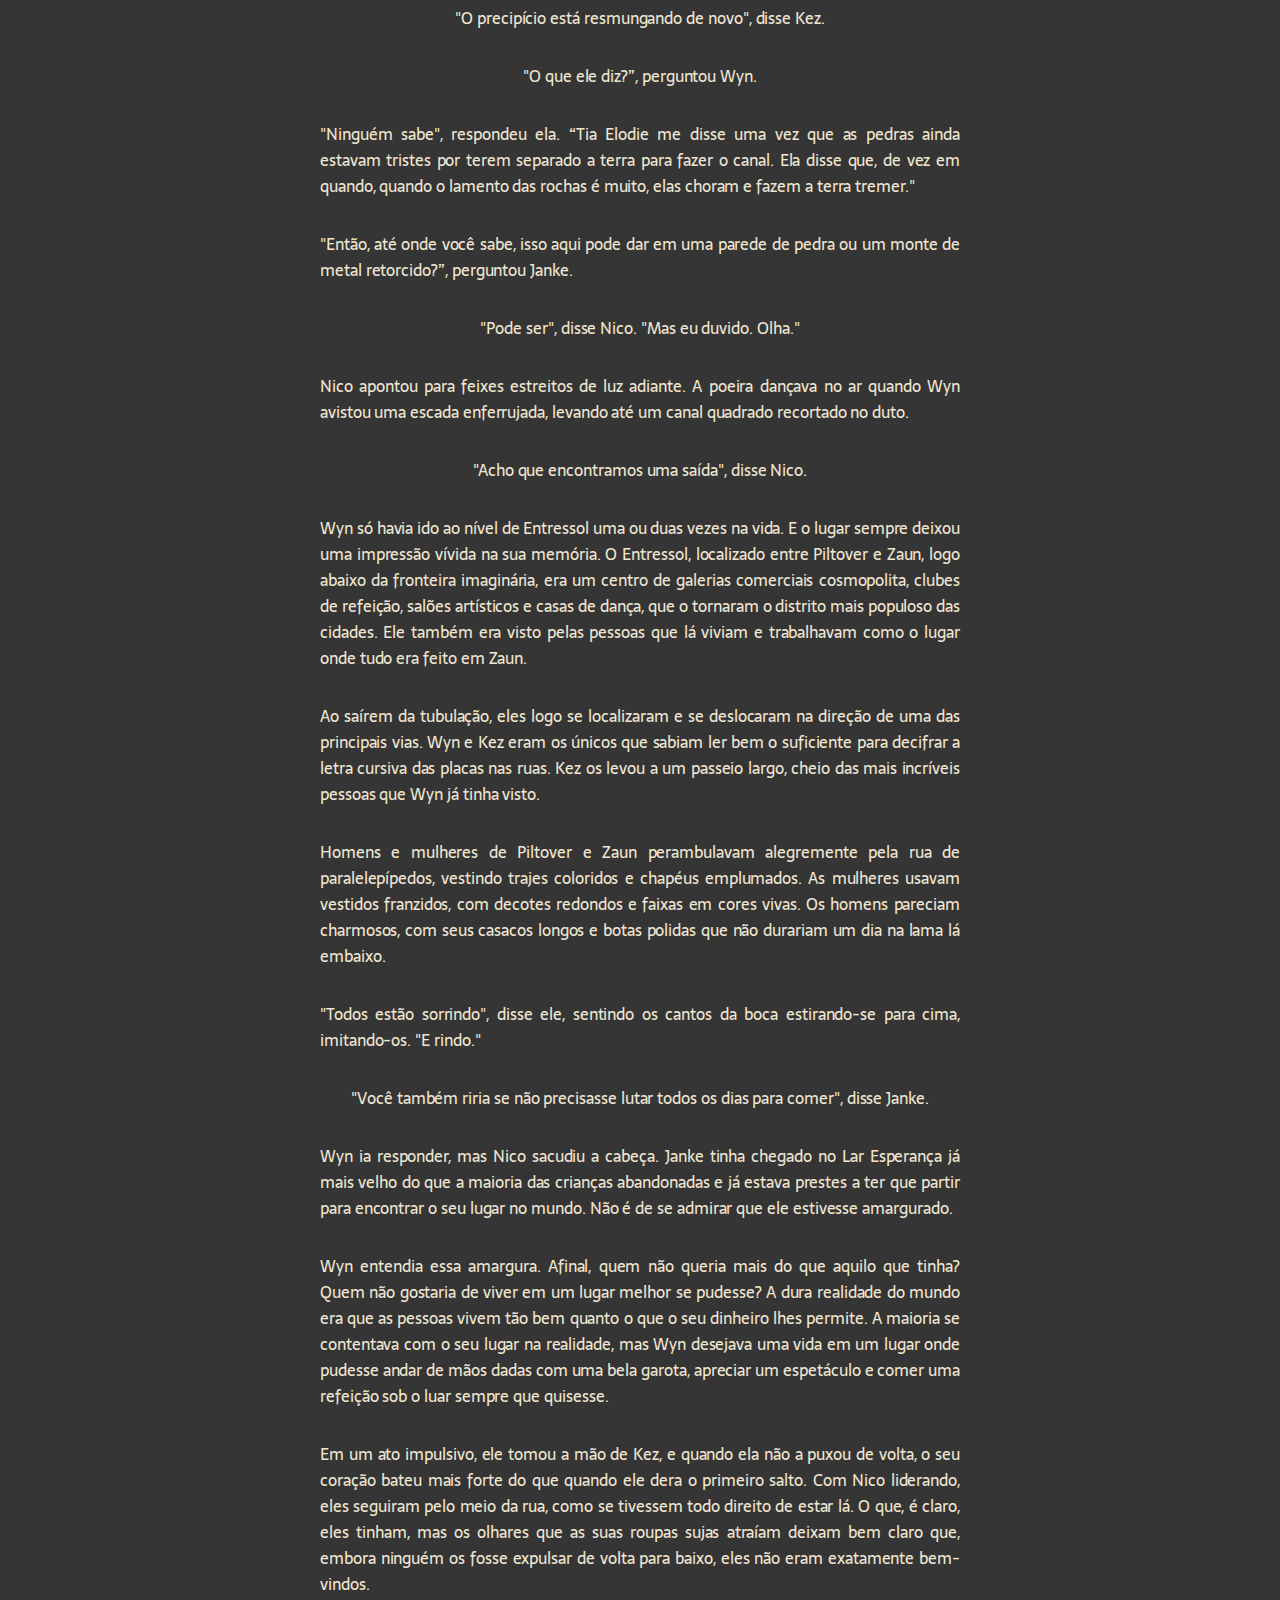
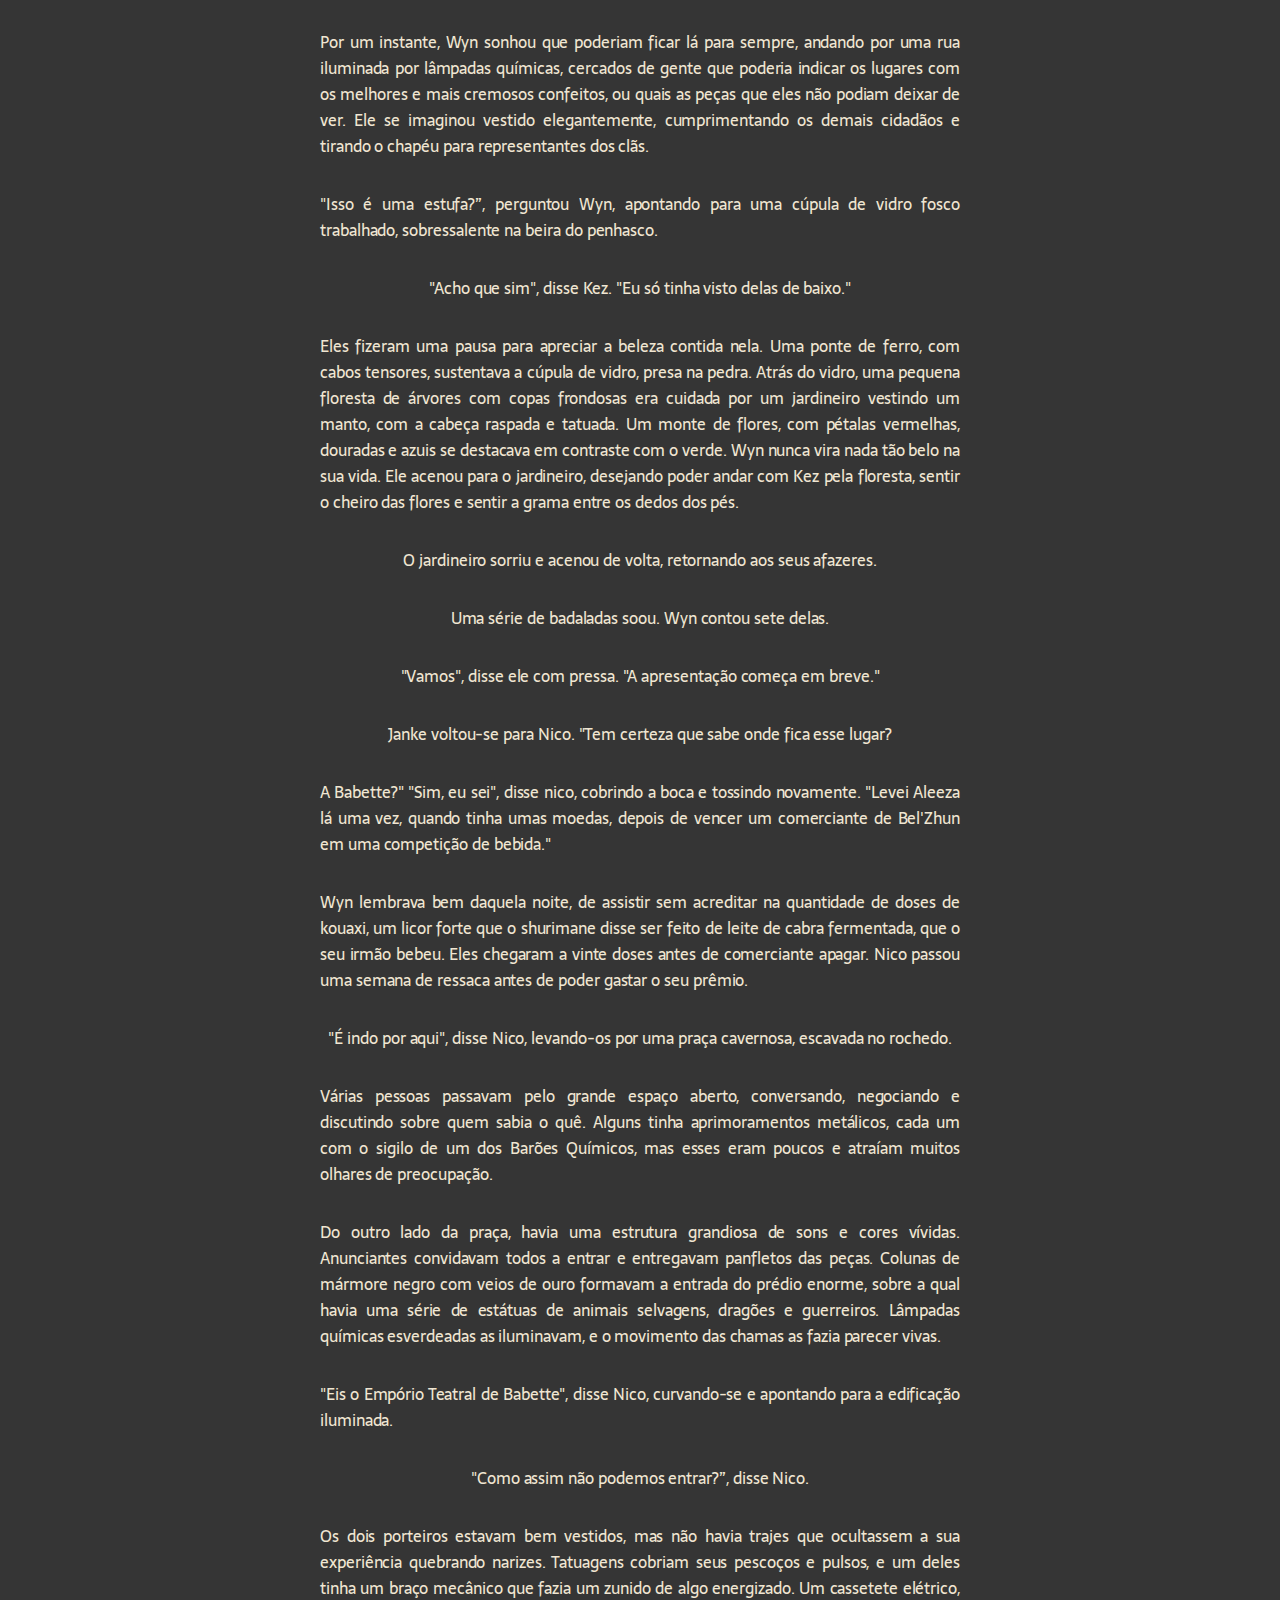
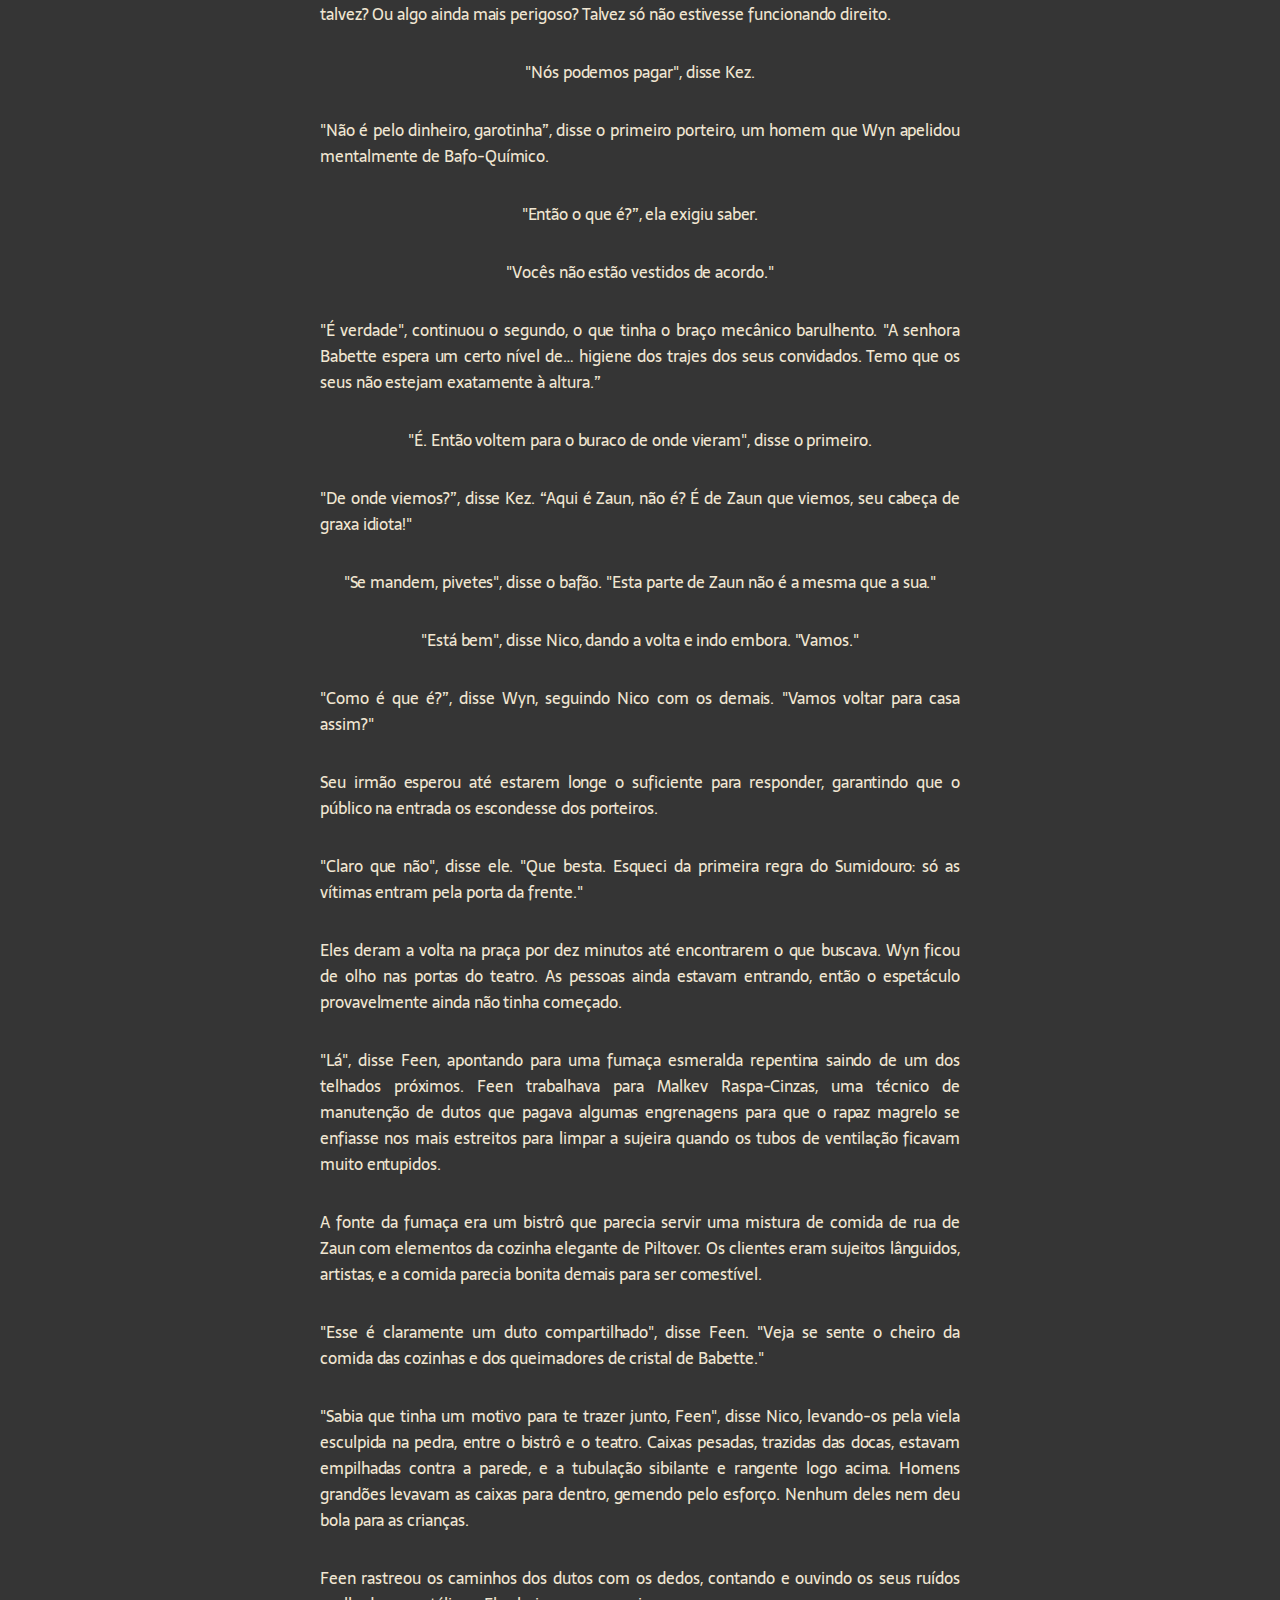
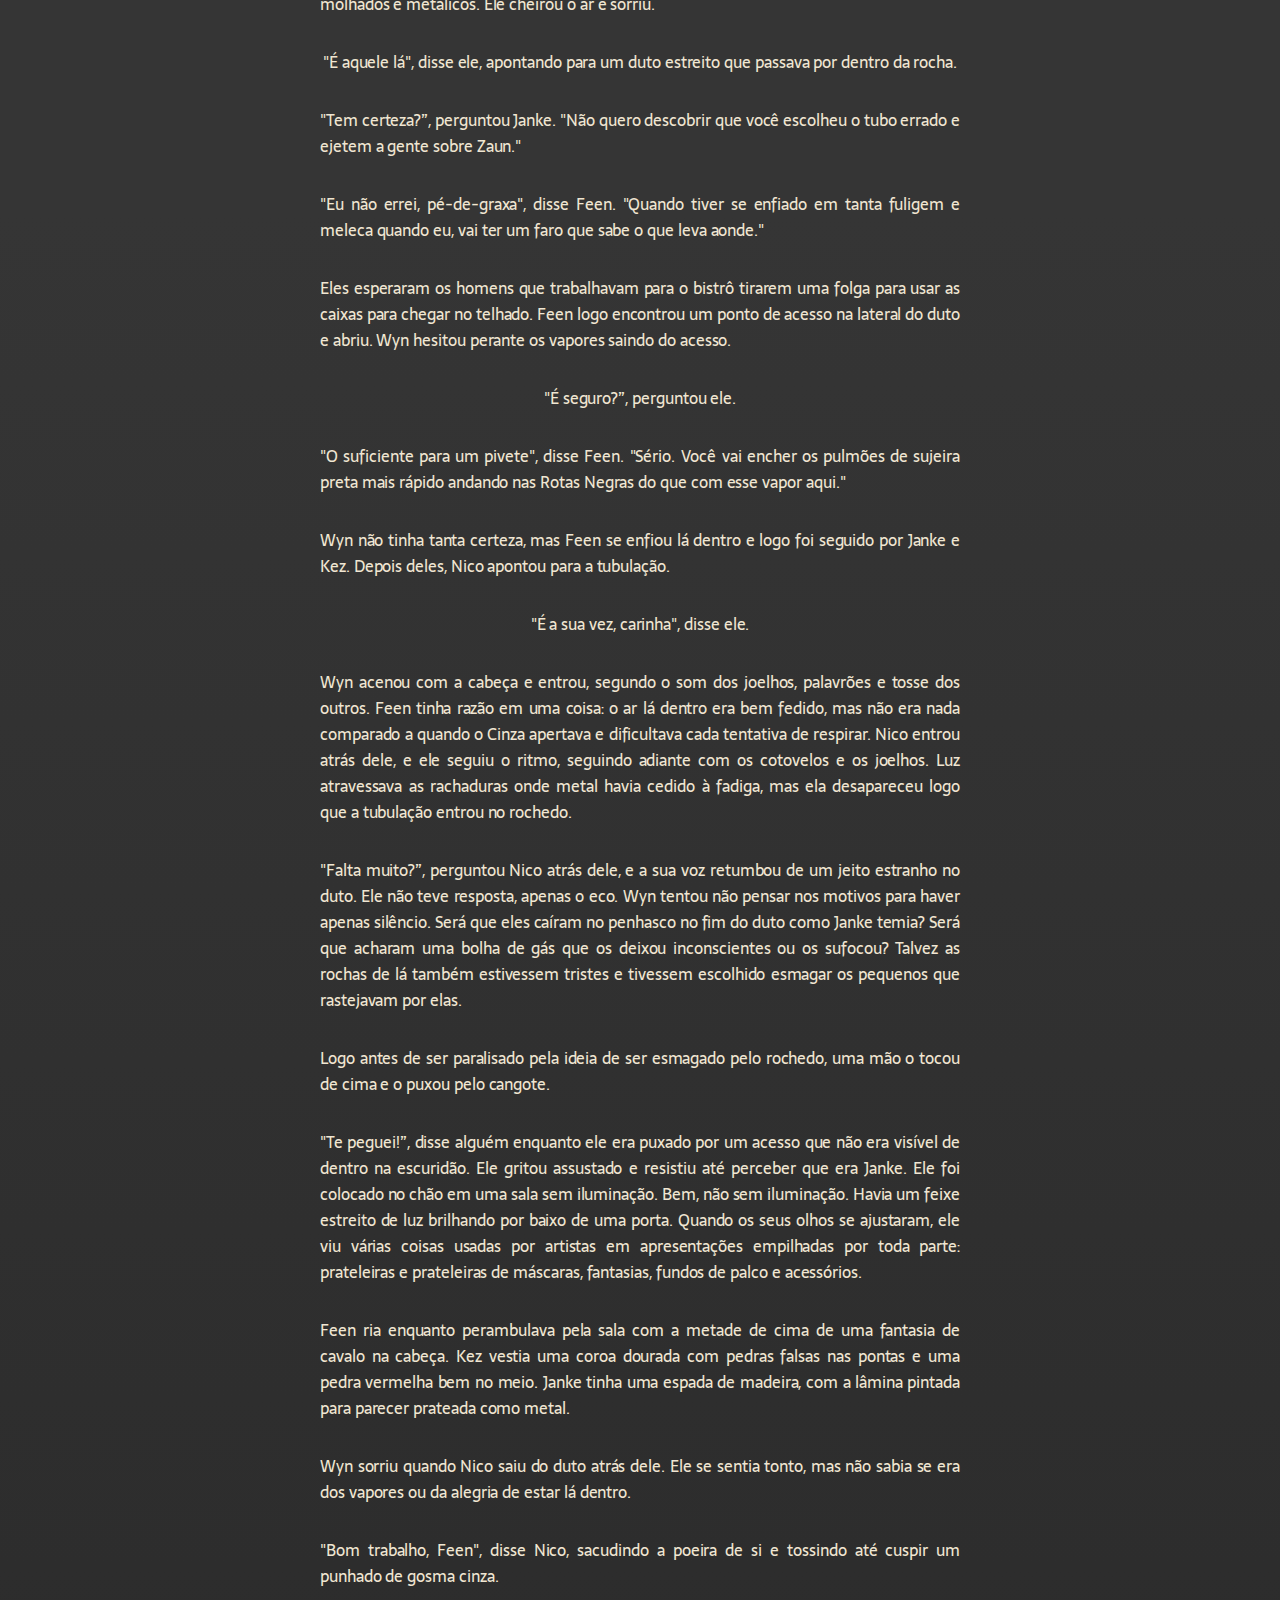
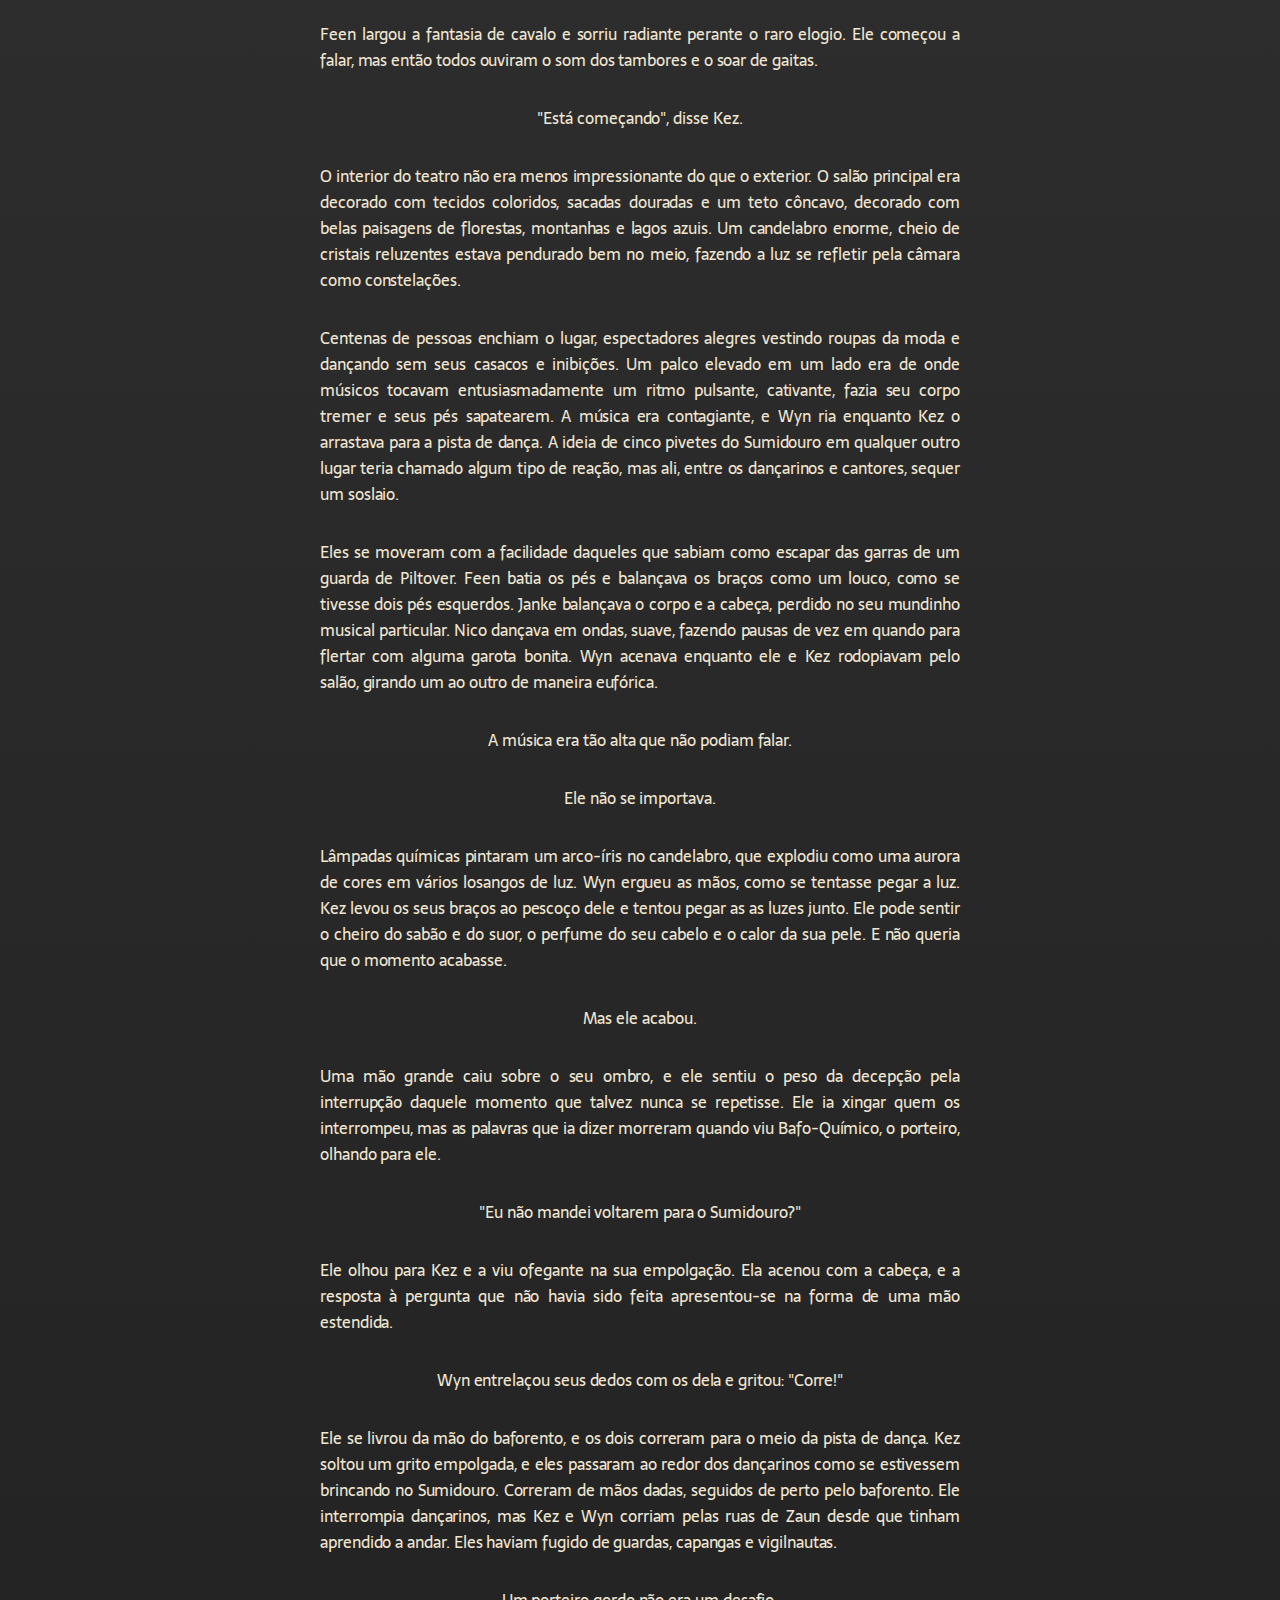
<file: Projetos/Janna/conto2.html>
<!DOCTYPE html>
<html lang="pt-BR">
<head>
    <meta charset="UTF-8">
    <meta name="viewport" content="width=device-width, initial-scale=1.0">
    <link rel="stylesheet" href="stylecontos.css">
    <title>A cidade de ferro e vidro - CONTOS - Janna Lover</title>
</head>

<body>
    <header class="cabecalho">
        <nav class="cabecalho-menu">
            <a href="index.html" class="cabecalho-menu-item">Home</a>
            <a href="biografia.html" class="cabecalho-menu-item">Biografia</a>
            <a href="botaoconto.html" class="cabecalho-menu-item">Contos</a>
            <a class="cabecalho-menu-item">Skins</a>
            </nav>
    </header>

    <main class="conteudo">
        <section class="conteudo-principal">
            <div class="conteudo-principal-escrito">
                <h1 class="conteudo-principal-escrito-titulo">A CIDADE DE FERRO E VIDRO</h1>
            </div>

            <div class="conteudo-principal-escrito-paragrafo">

                <p>
                    "Rápido, Wyn!", gritou Janke. "O Uivo Crescente está a caminho!"
                    </p>
                    
                    <p>
                    "Eu sei!", gritou ele de volta. "Não precisa me dizer!"
                    </p>
                    
                    <p>
                    Wyn ouvia o ranger do ferro engraxado e sentia o gosto metálico nos seus dentes. O interior do duto de ventilação por onde ele escalava vibrou com a aproximação do elevador hexdráulico.
                    </p>
                    
                    <p>
                    Ele encostou as costas contra os ferros, segurado as pernas cansadas e com câimbra contra o peito. Ao olhar para cima, a saída do duto em forma de quadrado iluminado parecia a uma distância impossível. Uma cabeça apareceu sobre ele. Era seu irmão mais velho, Nico.
                    </p>
                    
                    <p>
                    "Quase lá, carinha", disse Nico, estendendo uma mão para o irmão. "Precisa que eu desça?"
                    </p>
                    
                    <p>
                    Wyn sacudiu a cabeça dizendo que não e continuou, avançando com as costas esticadas e sentindo a musculatura das pernas arder. A cada passo, ele subia um pouco, até chegar perto o suficiente para alcançar a mão do irmão.
                    </p>
                    
                    <p>
                    Nico o pegou pelo pulso e puxou, tirando-o do duto. Wyn caiu, desequilibrado, de cara no chão do buraco de frente para o precipício que toda criança de Zaun conhecia. Com um precipício logo na beirada, o lugar mal tinha altura e largura suficientes para os dois ficarem em pé lado a lado. As três colunas de sustentação do elevador deviam estar a quase dez metros além da beirada e cada coluna de ferro tinha quase dois metros de largura.
                    </p>
                    
                    <p>
                    Feen se posicionou na parte mais protuberante da beira do precipício, olhando para baixo com um sorriso maníaco no rosto. O vento soprava com força ao seu redor. Suas roupas remendadas sacudiam fazendo barulho e seu cabelo estava revirado. Kez ficou ao lado de Nico, e as bochechas dela completamente vermelhas por causa da empolgação. Janke batucou nervosamente em sua perna com a palma da mão enquanto encarava Wyn.
                    </p>
                    
                    <p>
                    "Você quase nos fez perder a carona."
                    </p>
                    
                    <p>
                    "O Uivo ainda não chegou", retrucou Wyn. "A gente não perdeu foi nada."
                    </p>
                    
                    <p>
                    Janke encarou Wyn, mas com Nico por perto, ele não ousou dizer nem fazer nada. No Lar Esperança para Crianças Abandonadas, Janke era um valentão, mas às vezes era útil ter um valentão por perto, como quando capangas baratos de um Barão Químico estavam a fim de se impor.
                    </p>
                    
                    <p>
                    Kez se esticou para ajudar Wyn a se levantar. Ele sorriu e pegou a mão dela.
                    </p>
                    
                    <p>
                    "Obrigado", disse ele.
                    </p>
                    
                    <p>
                    "O prazer é meu", disse ela, chegando mais perto para que ele a ouvisse através do barulho.
                    </p>
                    
                    <p>
                    Wyn sentiu o cheiro do sabão cáustico que ela usara para tomar banho naquela manhã, era como suco de limão artificial. Dada a natureza da excursão, ela tinha se esforçado nas roupas também, desenterrando um vestido velho das caixas de roupas descartadas pelas crianças mais crescidas ou das crianças que deixaram o Lar quando ficaram velhas demais. Wyn havia sacudido muito da poeira e sujeira das suas roupas, mas ele ainda se sentia sujo bem perto de Kez.
                    </p>
                    
                    <p>
                    "Nunca andei no Uivo", disse ela, ainda segurando a sua mão firmemente. "E você?"
                    </p>
                    
                    <p>
                    O ranger gritante ficava cada vez mais alto. Os mecanismos do elevador sacudiam e se batiam, ecoando no buraco úmido e verde-alga de maneira ensurdecedora. Feen olhava para trás para ele e para Janke, que tinha um sorriso terrível estampado no rosto. O medo de parecer idiota facilitou a mentira.
                    </p>
                    
                    <p>
                    "Quem, eu? Sim, várias vezes!", disse ele, percebendo ao mesmo tempo o erro que havia cometido. Wyn olhou para trás. Os outros estavam na beirada, pernas posicionadas, esticados contra o vento.
                    </p>
                    
                    <p>
                    Wyn se aproximou do ouvido de Kez.
                    </p>
                    
                    <p>
                    "Desculpa, eu não sei por que disse isso", disse ele. "Nunca andei nele antes. Nem uma vez. Não conta pros outros, mas eu estou me borrando."
                    </p>
                    
                    <p>
                    Kez deixou um suspiro de alívio escapar.
                    </p>
                    
                    <p>
                    "Que bom. Eu não queria ser a única."
                    </p>
                    
                    <p>
                    Andar no Uivo Crescente era um dos vários rituais de passagem das crianças de Zaun. Era como chegar no alto do Velho Faminto com todos os membros intactos, bater a carteira de um dos capangas de um barão ou derrubar e fugir de um mecânico em pernas de pau. Zaun tinha infindáveis testes perigosíssimos que você precisava fazer e passar para provar ser mesmo uma criança de rua experiente.
                    </p>
                    
                    <p>
                    Mas criar coragem para saltar daquela beirada, esse teste parecia ser o mais maluco de todos para Wyn. O berro do elevador se aproximando estava cada vez mais alto, ecoando no buraco junto ao ranger de metal contra metal e os estrondos das engrenagens se balançando.
                    </p>
                    
                    <p>
                    Nico levantou, se esticou e olhou para baixo, virando em seguida com um sorriso assustador e um sinal de aprovação. Ele dobrou os joelhos e se jogou do penhasco. Com os braços e pernas balançando no vento, ele desapareceu. Sem querer ficar para trás, Janke foi em seguida, saltando da beirada com um grito selvagem. Feen foi atrás do amigo, rindo como um louco.
                    </p>
                    
                    <p>
                    "Pronta?", gritou Wyn, sua voz se perdendo no meio ao Uivo ensurdecedor.
                    </p>
                    
                    <p>
                    Kez afirmou com a cabeça. Ela não tinha como ouvi-lo, mas ela entendeu. Ela ainda não tinha soltado a mão dele. Ele sorriu e os dois correram para a beirada do penhasco. Wyn estava com o coração na boca, sentindo-o bater como um martelo pneumático no peito. Seus pés hesitaram, mas já era tarde demais para parar. Ele chegou até a beirada do penhasco e saltou ao vento, soltando um rugido desafiador de medo e bravura.
                    </p>
                    
                    <p>
                    O chão desapareceu à sua frente. Apenas o ar entre ele e os níveis inferiores de Zaun permanecia, a centenas de metros abaixo. E Wyn foi tomado pelo medo, o mais puro pavor. Ele o agarrou com a força de um ferreiro, espremendo os seus pulmões e expulsando todo o ar. Wyn se viu cair no chão e girou os braços como se fosse capaz de aprender a voar como os picanços-do-rochedo. Ele olhou para baixo. A estrutura ovalada de ferro e vidro do Uivo Crescente se aproximava rapidamente, vindo de baixo dele.
                    </p>
                    
                    <p>
                    Nico, Janke e Feen já estavam lá, segurando-se nas grades barrocas ou agarrados na própria estrutura. Wyn caiu contra o vidro grosso e rolou. Ele se debateu procurando onde se segurar, escorregando pela curvatura das janelas externas. Suas mãos suadas resvalaram. Seus pés tentavam sustentá-lo. Qualquer coisa que servisse para desacelerar a queda,
                    </p>
                    
                    <p>
                    mas não havia nada.
                    </p>
                    
                    <p>
                    "Não, não, não…", disse ele exasperado, escorregando pela curvatura em direção à beirada. "Misericórdia de Janna!"
                    </p>
                    
                    <p>
                    Uma rajada de vento o virou de barriga para cima e ele viu um gancho de bronze orgulhosamente protuberante na lateral do elevador. Ele se jogou na direção do gancho e o vento lhe deu um empurrão suficiente para chegar até lá. Seus dedos fecharam ao redor do metal e a sua queda para o seu fim foi interrompida.
                    </p>
                    
                    <p>
                    Após impedir uma longa queda, seguida de uma aterrissagem letal, Wyn conseguiu acomodar seus pés e olhar ao seu redor, em busca de Kez. Ele a viu mais acima, rindo histericamente por ter sobrevivido. Ele sentia uma necessidade de rir e não conseguia parar de rir como louco enquanto se movia para uma parte do Uivo Crescente onde a superfície era menos inclinada.
                    </p>
                    
                    <p>
                    Nico soltou um urro de comemoração quando o viu e deu um soco no braço de Janke.
                    </p>
                    
                    <p>
                    "Viu?! Eu disse que ele ia conseguir!"
                    </p>
                    
                    <p>
                    Wyn se deslocou até o irmão, com as pernas moles como as de um viciado em gotas após uma noitada. Ele respirou fundo o ar limpo. No Sumidouro, o ar tinha textura. Mais acima, ele tinha uma clareza tal que o fazia sentir-se leve e tonto, mas de maneira agradável.
                    </p>
                    
                    <p>
                    "Nada mau, garoto. Nada mau", disse Nico, dando um tapinha nas suas costas. Seu irmão mais velho tossiu e cuspiu uma gosma cinza no vidro. Nico limpou a boca com a palma da mão e Wyn não pode deixar de notar o resíduo nojento na sua mão.
                    </p>
                    
                    <p>
                    "Sim, tranquilo", disse Wyn.
                    </p>
                    
                    <p>
                    Nico riu ao ouvi-lo se gabando. "Mas valeu a pena, não é?"
                    </p>
                    
                    <p>
                    "É muito lindo", disse Kez.
                    </p>
                    
                    <p>
                    Wyn concordou. Muito abaixo, aquela parte de Zaun se estendida pelo chão rochoso do cânion verde e reluzente como vidro de garrafa. Arco-íris de vapor apareciam por cima do Distrito das Fábricas e nuvens de fumaça brilhante dançavam acima das forjas químicas. Lá de cima, as piscinas de óleo do Sumidouro refletiam um brilho verde-esmeralda e as luzes das lareiras na escuridão eram como as estrelas que raramente se viam do Lar Esperança.
                    </p>
                    
                    <p>
                    Os olhos de Wyn ficaram molhados e ele disse para si mesmo que era apenas o vento batendo forte neles. Bem acima, Piltover brilhava com torres de marfim, bronze, cobre e ouro. Ela também era bela, mas a beleza de Zaun não era nova e imaculada. As suas ruas eram cheias de vida e burburinho, todas cheias de uma massa ofegante e ruidosa de humanidade. Wyn amava Zaun. Mesmo com todos os seus defeitos, que eram muitos, a sua imprevisibilidade e exuberância davam a ela um ritmo que não era tão facilmente encontrado em Piltover.
                    </p>
                    
                    <p>
                    Wyn olhou para baixo, através do vidro aos seus pés, e viu muitas pessoas olhando para cima, para ele. Os passageiros do Uivo Crescente estavam acostumados às caronas na subida, mas isso não quer dizer que gostavam disso. Alguns eram zaunitas, mas a maioria era de piltovenses retornando de uma noite sob a luz das lâmpadas de gás das galerias, nos restaurantes cobertos de vidro e salões musicais vibrantes de Zaun.
                    </p>
                    
                    <p>
                    "Malditos piltes", disse Janke. "Ficam indo para Zaun para fingir pobreza. Acham que estão vivendo perigosamente, mas quando a noite acaba, eles voltam correndo para Piltover."
                    </p>
                    
                    <p>
                    "Teria bem menos dinheiro nas ruas em Zaun se não fosse assim", comentou Kez. "Os piltes tiram dinheiro de Zaun, e nós deles. Quantos maravilhosos dias nós passamos em Piltover mesmo? Lembra dos fogos de artifício sobre os Portões do Sol no último Dia do Progresso? Lembra daquela garota piltovense que você gostava? Você fala muito, Janke, mas é você que sempre quer que a gente suba até lá."
                    </p>
                    
                    <p>
                    Todos riram e Janke corou.
                    </p>
                    
                    <p>
                    "Eu vou mostrar uma coisa pra eles!", disse Feen sorrindo maldosamente. O garoto magrelo soltou os suspensórios, abaixou as calças e sentou a bunda bem no teto de vidro. "Ei, piltes. Esta noite tem uma lua nova no céu!"
                    </p>
                    
                    <p>
                    E, igual a um cachorro arrastando o rabo pelo chão, ele sentou-se sobre o vidro, escorregando com a bunda colada nele para o deleite dos espectadores abaixo.
                    </p>
                    
                    <p>
                    Eles riram alto das caras de horror dos passageiros do elevador, dos homens cobrindo os olhos das crianças e sacudindo os punhos para os zaunitas imundos.
                    </p>
                    
                    <p>
                    "Não estamos indo até o topo", disse Nico, secando as lágrimas dos olhos e recuperando o fôlego. "Babette está em Entressol."
                    </p>
                    
                    <p>
                    "Não temos nem certeza de se a Tia Elodie vai estar lá", disse Janke.
                    </p>
                    
                    <p>
                    "Ela vai estar", disse Wyn. "Eu vi o panfleto da peça na mesa dela. Tinha um desenho dela cantando no palco. Tão certo quanto o Cinza ao final do Dia. Mas temos que correr. Ela começa às oito badaladas e já foram seis!"
                    </p>
                    
                    <p>
                    Tia Elodie era a senhora do Lar Esperança, dedicado ao bem-estar dos vários órfãos oriundos do grande desastre que dividiu Zaun. Fundada incialmente pelas famílias que se tornaram os clãs de Piltover, as suas paredes já abrigaram mais de duzentos órfãos. Mas no século que se seguiu à abertura, a prosperidade da instituição diminuiu, com o dinheiro da nova cidade que parara de entrar. As famílias ricas de cima no fim decidiram que já haviam lavado a sua culpa com ouro suficiente e que já podiam parar.
                    </p>
                    
                    <p>
                    Tia Elodie era a única funcionária que ficara quando o dinheiro parou de vir, uma mulher de pele escura que dizia ser uma princesa ioniana. Wyn suspeitava que era apenas uma história inventada para encantar e extrair dinheiro dos Barões Químicos, mas ele gostava quando ela contava sobre como havia escolhido conhecer o mundo em vez de viver presa em um palácio chato. Ele não conseguia imaginar como alguém voltaria as costas para riquezas desse jeito, mas ele nunca conhecera outra pessoa de Ionia, mesmo quando trabalhara para os marujos nas docas.
                    </p>
                    
                    <p>
                    Todas as crianças abandonadas no Lar Esperança já haviam ouvido Tia Elodie cantando enquanto cozinhava ou limpava. A sua voz era extraordinária e, quando era um bebê, Wyn dormira ao som das suas canções de ninar mais de uma vez. Ele ia entregar uma xícara de tisana à tia Elodie quando vira o panfleto da peça do Empório Teatral de Babette sob uma pilha de correspondências. Ele só pôde dar uma olhadinha rápida, mas juraria por um baú de engrenagens de ouro que era ela, Tia Elodie, toda arrumada, com as suas melhores roupas, cantando no palco iluminado. Ela o viu olhando e o mandou embora com um puxão de orelha e uma bronca por ser enxerido.
                    </p>
                    
                    <p>
                    Ele contou aos outros o que viu e em uma hora, já tinham bolado um plano para ir vê-la cantar às escondidas.
                    </p>
                    
                    <p>
                    "Vejam!", gritou Wyn, cutucando as costelas de Nico.
                    </p>
                    
                    <p>
                    Nico olhou para baixo e acenou, vendo o condutor uniformizado gritando algo em um tubo acústico flexível.
                    </p>
                    
                    <p>
                    "Ele está avisando aos funcionários para que fiquem de olho nos zaunitas caloteiros", disse Nico. "Mas não importa. Não esqueçam que não vamos subir até a plataforma."
                    </p>
                    
                    <p>
                    "E onde a gente vai descer então?", perguntou Feen, levantando-se e, para alívio de todos, levantando as calças.
                    </p>
                    
                    <p>
                    "Tem uma alavanca logo abaixo da plataforma de embarque", disse Nico, apontando para cima. "A superfície é chata e larga e, ao lado, tem um duto de ventilação sem grade."
                    </p>
                    
                    <p>
                    "Vamos ter que saltar de novo?", perguntou Wyn.
                    </p>
                    
                    <p>
                    Nico sorriu e piscou.
                    </p>
                    
                    <p>
                    "Não deve ser nada de mais para um veterano experiente como você, né?"
                    </p>
                    
                    <p>
                    Wyn soltou um suspiro trêmulo. As palmas das suas mãos estavam sujas de sangue de quando agarrara no metal enferrujado do elevador. O seu segundo salto para o vazio foi tão aterrorizante quanto o anterior, mas pelo menos desta vez ele sabia que conseguiria. O Uivo Crescente continuou subindo e Wyn sentiu-se aliviado ao vê-lo seguir seu caminho.
                    </p>
                    
                    <p>
                    Pelo menos a volta para Zaun seria mais fácil. Eles iam usar as escadas lapidadas no rochedo ou deslizariam pelas escadas espiraladas sobre as estruturas flutuantes com apenas um ponto de apoio na parede do penhasco.
                    </p>
                    
                    <p>
                    O local escolhido para descer do Uivo era logo ao lado de um duto aberto, bem como Nico dissera. O lado de dentro fedia a dejetos químicos, mas era mais ou menos seco. Por sorte, era grande o suficiente para andar em pé. O que significava que provavelmente levasse muito lixo para dentro de Zaun.
                    </p>
                    
                    <p>
                    "Onde isso aqui termina?", perguntou Kez, tomando cuidado para desviar da gosma verde que estava acumulada nos buracos do metal.
                    </p>
                    
                    <p>
                    "Termina bem atrás da Estação de Bombeamento Bonscutt, acho", disse Nico.
                    </p>
                    
                    <p>
                    "Você não sabe?", disse Janke. "Achei que já tivesse feito isso antes."
                    </p>
                    
                    <p>
                    "Já fiz, mas foi há quase um ano e eu não tenho certeza se vai estar tudo como estava antes."
                    </p>
                    
                    <p>
                    Eles seguiram o duto que subia e dava voltas por dentro das rochas. O metal gemia e rangia com a movimentação dos rochedos.
                    </p>
                    
                    <p>
                    "O precipício está resmungando de novo", disse Kez.
                    </p>
                    
                    <p>
                    "O que ele diz?”, perguntou Wyn.
                    </p>
                    
                    <p>
                    "Ninguém sabe", respondeu ela. “Tia Elodie me disse uma vez que as pedras ainda estavam tristes por terem separado a terra para fazer o canal. Ela disse que, de vez em quando, quando o lamento das rochas é muito, elas choram e fazem a terra tremer."
                    </p>
                    
                    <p>
                    "Então, até onde você sabe, isso aqui pode dar em uma parede de pedra ou um monte de metal retorcido?”, perguntou Janke.
                    </p>
                    
                    <p>
                    "Pode ser", disse Nico. "Mas eu duvido. Olha."
                    </p>
                    
                    <p>
                    Nico apontou para feixes estreitos de luz adiante. A poeira dançava no ar quando Wyn avistou uma escada enferrujada, levando até um canal quadrado recortado no duto.
                    </p>
                    
                    <p>
                    "Acho que encontramos uma saída", disse Nico.
                    </p>
                    
                    <p>
                    Wyn só havia ido ao nível de Entressol uma ou duas vezes na vida. E o lugar sempre deixou uma impressão vívida na sua memória. O Entressol, localizado entre Piltover e Zaun, logo abaixo da fronteira imaginária, era um centro de galerias comerciais cosmopolita, clubes de refeição, salões artísticos e casas de dança, que o tornaram o distrito mais populoso das cidades. Ele também era visto pelas pessoas que lá viviam e trabalhavam como o lugar onde tudo era feito em Zaun.
                    </p>
                    
                    <p>
                    Ao saírem da tubulação, eles logo se localizaram e se deslocaram na direção de uma das principais vias. Wyn e Kez eram os únicos que sabiam ler bem o suficiente para decifrar a letra cursiva das placas nas ruas. Kez os levou a um passeio largo, cheio das mais incríveis pessoas que Wyn já tinha visto.
                    </p>
                    
                    <p>
                    Homens e mulheres de Piltover e Zaun perambulavam alegremente pela rua de paralelepípedos, vestindo trajes coloridos e chapéus emplumados. As mulheres usavam vestidos franzidos, com decotes redondos e faixas em cores vivas. Os homens pareciam charmosos, com seus casacos longos e botas polidas que não durariam um dia na lama lá embaixo.
                    </p>
                    
                    <p>
                    "Todos estão sorrindo", disse ele, sentindo os cantos da boca estirando-se para cima, imitando-os. "E rindo."
                    </p>
                    
                    <p>
                    "Você também riria se não precisasse lutar todos os dias para comer", disse Janke.
                    </p>
                    
                    <p>
                    Wyn ia responder, mas Nico sacudiu a cabeça. Janke tinha chegado no Lar Esperança já mais velho do que a maioria das crianças abandonadas e já estava prestes a ter que partir para encontrar o seu lugar no mundo. Não é de se admirar que ele estivesse amargurado.
                    </p>
                    
                    <p>
                    Wyn entendia essa amargura. Afinal, quem não queria mais do que aquilo que tinha? Quem não gostaria de viver em um lugar melhor se pudesse? A dura realidade do mundo era que as pessoas vivem tão bem quanto o que o seu dinheiro lhes permite. A maioria se contentava com o seu lugar na realidade, mas Wyn desejava uma vida em um lugar onde pudesse andar de mãos dadas com uma bela garota, apreciar um espetáculo e comer uma refeição sob o luar sempre que quisesse.
                    </p>
                    
                    <p>
                    Em um ato impulsivo, ele tomou a mão de Kez, e quando ela não a puxou de volta, o seu coração bateu mais forte do que quando ele dera o primeiro salto. Com Nico liderando, eles seguiram pelo meio da rua, como se tivessem todo direito de estar lá. O que, é claro, eles tinham, mas os olhares que as suas roupas sujas atraíam deixam bem claro que, embora ninguém os fosse expulsar de volta para baixo, eles não eram exatamente bem-vindos.
                    </p>
                    
                    <p>
                    Por um instante, Wyn sonhou que poderiam ficar lá para sempre, andando por uma rua iluminada por lâmpadas químicas, cercados de gente que poderia indicar os lugares com os melhores e mais cremosos confeitos, ou quais as peças que eles não podiam deixar de ver. Ele se imaginou vestido elegantemente, cumprimentando os demais cidadãos e tirando o chapéu para representantes dos clãs.
                    </p>
                    
                    <p>
                    "Isso é uma estufa?”, perguntou Wyn, apontando para uma cúpula de vidro fosco trabalhado, sobressalente na beira do penhasco.
                    </p>
                    
                    <p>
                    "Acho que sim", disse Kez. "Eu só tinha visto delas de baixo."
                    </p>
                    
                    <p>
                    Eles fizeram uma pausa para apreciar a beleza contida nela. Uma ponte de ferro, com cabos tensores, sustentava a cúpula de vidro, presa na pedra. Atrás do vidro, uma pequena floresta de árvores com copas frondosas era cuidada por um jardineiro vestindo um manto, com a cabeça raspada e tatuada. Um monte de flores, com pétalas vermelhas, douradas e azuis se destacava em contraste com o verde. Wyn nunca vira nada tão belo na sua vida. Ele acenou para o jardineiro, desejando poder andar com Kez pela floresta, sentir o cheiro das flores e sentir a grama entre os dedos dos pés.
                    </p>
                    
                    <p>
                    O jardineiro sorriu e acenou de volta, retornando aos seus afazeres.
                    </p>
                    
                    <p>
                    Uma série de badaladas soou. Wyn contou sete delas.
                    </p>
                    
                    <p>
                    "Vamos", disse ele com pressa. "A apresentação começa em breve."
                    </p>
                    
                    <p>
                    Janke voltou-se para Nico. "Tem certeza que sabe onde fica esse lugar?
                    </p>
                    
                    <p>
                    A Babette?" "Sim, eu sei", disse nico, cobrindo a boca e tossindo novamente. "Levei Aleeza lá uma vez, quando tinha umas moedas, depois de vencer um comerciante de Bel'Zhun em uma competição de bebida."
                    </p>
                    
                    <p>
                    Wyn lembrava bem daquela noite, de assistir sem acreditar na quantidade de doses de kouaxi, um licor forte que o shurimane disse ser feito de leite de cabra fermentada, que o seu irmão bebeu. Eles chegaram a vinte doses antes de comerciante apagar. Nico passou uma semana de ressaca antes de poder gastar o seu prêmio.
                    </p>
                    
                    <p>
                    "É indo por aqui", disse Nico, levando-os por uma praça cavernosa, escavada no rochedo.
                    </p>
                    
                    <p>
                    Várias pessoas passavam pelo grande espaço aberto, conversando, negociando e discutindo sobre quem sabia o quê. Alguns tinha aprimoramentos metálicos, cada um com o sigilo de um dos Barões Químicos, mas esses eram poucos e atraíam muitos olhares de preocupação.
                    </p>
                    
                    <p>
                    Do outro lado da praça, havia uma estrutura grandiosa de sons e cores vívidas. Anunciantes convidavam todos a entrar e entregavam panfletos das peças. Colunas de mármore negro com veios de ouro formavam a entrada do prédio enorme, sobre a qual havia uma série de estátuas de animais selvagens, dragões e guerreiros. Lâmpadas químicas esverdeadas as iluminavam, e o movimento das chamas as fazia parecer vivas.
                    </p>
                    
                    <p>
                    "Eis o Empório Teatral de Babette", disse Nico, curvando-se e apontando para a edificação iluminada.
                    </p>
                    
                    <p>
                    "Como assim não podemos entrar?”, disse Nico.
                    </p>
                    
                    <p>
                    Os dois porteiros estavam bem vestidos, mas não havia trajes que ocultassem a sua experiência quebrando narizes. Tatuagens cobriam seus pescoços e pulsos, e um deles tinha um braço mecânico que fazia um zunido de algo energizado. Um cassetete elétrico, talvez? Ou algo ainda mais perigoso? Talvez só não estivesse funcionando direito.
                    </p>
                    
                    <p>
                    "Nós podemos pagar", disse Kez.
                    </p>
                    
                    <p>
                    "Não é pelo dinheiro, garotinha”, disse o primeiro porteiro, um homem que Wyn apelidou mentalmente de Bafo-Químico.
                    </p>
                    
                    <p>
                    "Então o que é?”, ela exigiu saber.
                    </p>
                    
                    <p>
                    "Vocês não estão vestidos de acordo."
                    </p>
                    
                    <p>
                    "É verdade", continuou o segundo, o que tinha o braço mecânico barulhento. "A senhora Babette espera um certo nível de… higiene dos trajes dos seus convidados. Temo que os seus não estejam exatamente à altura.”
                    </p>
                    
                    <p>
                    "É. Então voltem para o buraco de onde vieram", disse o primeiro.
                    </p>
                    
                    <p>
                    "De onde viemos?”, disse Kez. “Aqui é Zaun, não é? É de Zaun que viemos, seu cabeça de graxa idiota!"
                    </p>
                    
                    <p>
                    "Se mandem, pivetes", disse o bafão. "Esta parte de Zaun não é a mesma que a sua."
                    </p>
                    
                    <p>
                    "Está bem", disse Nico, dando a volta e indo embora. "Vamos."
                    </p>
                    
                    <p>
                    "Como é que é?”, disse Wyn, seguindo Nico com os demais. "Vamos voltar para casa assim?"
                    </p>
                    
                    <p>
                    Seu irmão esperou até estarem longe o suficiente para responder, garantindo que o público na entrada os escondesse dos porteiros.
                    </p>
                    
                    <p>
                    "Claro que não", disse ele. "Que besta. Esqueci da primeira regra do Sumidouro: só as vítimas entram pela porta da frente."
                    </p>
                    
                    <p>
                    Eles deram a volta na praça por dez minutos até encontrarem o que buscava. Wyn ficou de olho nas portas do teatro. As pessoas ainda estavam entrando, então o espetáculo provavelmente ainda não tinha começado.
                    </p>
                    
                    <p>
                    "Lá", disse Feen, apontando para uma fumaça esmeralda repentina saindo de um dos telhados próximos. Feen trabalhava para Malkev Raspa-Cinzas, uma técnico de manutenção de dutos que pagava algumas engrenagens para que o rapaz magrelo se enfiasse nos mais estreitos para limpar a sujeira quando os tubos de ventilação ficavam muito entupidos.
                    </p>
                    
                    <p>
                    A fonte da fumaça era um bistrô que parecia servir uma mistura de comida de rua de Zaun com elementos da cozinha elegante de Piltover. Os clientes eram sujeitos lânguidos, artistas, e a comida parecia bonita demais para ser comestível.
                    </p>
                    
                    <p>
                    "Esse é claramente um duto compartilhado", disse Feen. "Veja se sente o cheiro da comida das cozinhas e dos queimadores de cristal de Babette."
                    </p>
                    
                    <p>
                    "Sabia que tinha um motivo para te trazer junto, Feen", disse Nico, levando-os pela viela esculpida na pedra, entre o bistrô e o teatro. Caixas pesadas, trazidas das docas, estavam empilhadas contra a parede, e a tubulação sibilante e rangente logo acima. Homens grandões levavam as caixas para dentro, gemendo pelo esforço. Nenhum deles nem deu bola para as crianças.
                    </p>
                    
                    <p>
                    Feen rastreou os caminhos dos dutos com os dedos, contando e ouvindo os seus ruídos molhados e metálicos. Ele cheirou o ar e sorriu.
                    </p>
                    
                    <p>
                    "É aquele lá", disse ele, apontando para um duto estreito que passava por dentro da rocha.
                    </p>
                    
                    <p>
                    "Tem certeza?”, perguntou Janke. "Não quero descobrir que você escolheu o tubo errado e ejetem a gente sobre Zaun."
                    </p>
                    
                    <p>
                    "Eu não errei, pé-de-graxa", disse Feen. "Quando tiver se enfiado em tanta fuligem e meleca quando eu, vai ter um faro que sabe o que leva aonde."
                    </p>
                    
                    <p>
                    Eles esperaram os homens que trabalhavam para o bistrô tirarem uma folga para usar as caixas para chegar no telhado. Feen logo encontrou um ponto de acesso na lateral do duto e abriu. Wyn hesitou perante os vapores saindo do acesso.
                    </p>
                    
                    <p>
                    "É seguro?”, perguntou ele.
                    </p>
                    
                    <p>
                    "O suficiente para um pivete", disse Feen. "Sério. Você vai encher os pulmões de sujeira preta mais rápido andando nas Rotas Negras do que com esse vapor aqui."
                    </p>
                    
                    <p>
                    Wyn não tinha tanta certeza, mas Feen se enfiou lá dentro e logo foi seguido por Janke e Kez. Depois deles, Nico apontou para a tubulação.
                    </p>
                    
                    <p>
                    "É a sua vez, carinha", disse ele.
                    </p>
                    
                    <p>
                    Wyn acenou com a cabeça e entrou, segundo o som dos joelhos, palavrões e tosse dos outros. Feen tinha razão em uma coisa: o ar lá dentro era bem fedido, mas não era nada comparado a quando o Cinza apertava e dificultava cada tentativa de respirar. Nico entrou atrás dele, e ele seguiu o ritmo, seguindo adiante com os cotovelos e os joelhos. Luz atravessava as rachaduras onde metal havia cedido à fadiga, mas ela desapareceu logo que a tubulação entrou no rochedo.
                    </p>
                    
                    <p>
                    "Falta muito?”, perguntou Nico atrás dele, e a sua voz retumbou de um jeito estranho no duto. Ele não teve resposta, apenas o eco. Wyn tentou não pensar nos motivos para haver apenas silêncio. Será que eles caíram no penhasco no fim do duto como Janke temia? Será que acharam uma bolha de gás que os deixou inconscientes ou os sufocou? Talvez as rochas de lá também estivessem tristes e tivessem escolhido esmagar os pequenos que rastejavam por elas.
                    </p>
                    
                    <p>
                    Logo antes de ser paralisado pela ideia de ser esmagado pelo rochedo, uma mão o tocou de cima e o puxou pelo cangote.
                    </p>
                    
                    <p>
                    "Te peguei!”, disse alguém enquanto ele era puxado por um acesso que não era visível de dentro na escuridão. Ele gritou assustado e resistiu até perceber que era Janke. Ele foi colocado no chão em uma sala sem iluminação. Bem, não sem iluminação. Havia um feixe estreito de luz brilhando por baixo de uma porta. Quando os seus olhos se ajustaram, ele viu várias coisas usadas por artistas em apresentações empilhadas por toda parte: prateleiras e prateleiras de máscaras, fantasias, fundos de palco e acessórios.
                    </p>
                    
                    <p>
                    Feen ria enquanto perambulava pela sala com a metade de cima de uma fantasia de cavalo na cabeça. Kez vestia uma coroa dourada com pedras falsas nas pontas e uma pedra vermelha bem no meio. Janke tinha uma espada de madeira, com a lâmina pintada para parecer prateada como metal.
                    </p>
                    
                    <p>
                    Wyn sorriu quando Nico saiu do duto atrás dele. Ele se sentia tonto, mas não sabia se era dos vapores ou da alegria de estar lá dentro.
                    </p>
                    
                    <p>
                    "Bom trabalho, Feen", disse Nico, sacudindo a poeira de si e tossindo até cuspir um punhado de gosma cinza.
                    </p>
                    
                    <p>
                    Feen largou a fantasia de cavalo e sorriu radiante perante o raro elogio. Ele começou a falar, mas então todos ouviram o som dos tambores e o soar de gaitas.
                    </p>
                    
                    <p>
                    "Está começando", disse Kez.
                    </p>
                    
                    <p>
                    O interior do teatro não era menos impressionante do que o exterior. O salão principal era decorado com tecidos coloridos, sacadas douradas e um teto côncavo, decorado com belas paisagens de florestas, montanhas e lagos azuis. Um candelabro enorme, cheio de cristais reluzentes estava pendurado bem no meio, fazendo a luz se refletir pela câmara como constelações.
                    </p>
                    <p>
                    Centenas de pessoas enchiam o lugar, espectadores alegres vestindo roupas da moda e dançando sem seus casacos e inibições. Um palco elevado em um lado era de onde músicos tocavam entusiasmadamente um ritmo pulsante, cativante, fazia seu corpo tremer e seus pés sapatearem. A música era contagiante, e Wyn ria enquanto Kez o arrastava para a pista de dança. A ideia de cinco pivetes do Sumidouro em qualquer outro lugar teria chamado algum tipo de reação, mas ali, entre os dançarinos e cantores, sequer um soslaio.
                    </p>
                    
                    <p>
                    Eles se moveram com a facilidade daqueles que sabiam como escapar das garras de um guarda de Piltover. Feen batia os pés e balançava os braços como um louco, como se tivesse dois pés esquerdos. Janke balançava o corpo e a cabeça, perdido no seu mundinho musical particular. Nico dançava em ondas, suave, fazendo pausas de vez em quando para flertar com alguma garota bonita. Wyn acenava enquanto ele e Kez rodopiavam pelo salão, girando um ao outro de maneira eufórica.
                    </p>
                    
                    <p>
                    A música era tão alta que não podiam falar.
                    </p>
                    
                    <p>
                    Ele não se importava.
                    </p>
                    
                    <p>
                    Lâmpadas químicas pintaram um arco-íris no candelabro, que explodiu como uma aurora de cores em vários losangos de luz. Wyn ergueu as mãos, como se tentasse pegar a luz. Kez levou os seus braços ao pescoço dele e tentou pegar as as luzes junto. Ele pode sentir o cheiro do sabão e do suor, o perfume do seu cabelo e o calor da sua pele. E não queria que o momento acabasse.
                    </p>
                    
                    <p>
                    Mas ele acabou.
                    </p>
                    
                    <p>
                    Uma mão grande caiu sobre o seu ombro, e ele sentiu o peso da decepção pela interrupção daquele momento que talvez nunca se repetisse. Ele ia xingar quem os interrompeu, mas as palavras que ia dizer morreram quando viu Bafo-Químico, o porteiro, olhando para ele.
                    </p>
                    
                    <p>
                    "Eu não mandei voltarem para o Sumidouro?"
                    </p>
                    
                    <p>
                    Ele olhou para Kez e a viu ofegante na sua empolgação. Ela acenou com a cabeça, e a resposta à pergunta que não havia sido feita apresentou-se na forma de uma mão estendida.
                    </p>
                    
                    <p>
                    Wyn entrelaçou seus dedos com os dela e gritou: "Corre!"
                    </p>
                    
                    <p>
                    Ele se livrou da mão do baforento, e os dois correram para o meio da pista de dança. Kez soltou um grito empolgada, e eles passaram ao redor dos dançarinos como se estivessem brincando no Sumidouro. Correram de mãos dadas, seguidos de perto pelo baforento. Ele interrompia dançarinos, mas Kez e Wyn corriam pelas ruas de Zaun desde que tinham aprendido a andar. Eles haviam fugido de guardas, capangas e vigilnautas.
                    </p>
                    
                    <p>
                    Um porteiro gordo não era um desafio.
                    </p>
                    
                    <p>
                    Eles podiam ouvir os berros furiosos do porteiro do bafo mesmo com a música, como se ele estivesse cantando junto. Eles o fizeram correr para lá e para cá, escorregando entre os dançarinos rebolantes e cantores. Kez segurava firme na sua mão. Wyn não conseguia deixar de rir, mesmo quando o porteiro do bafo chegava perto. Então, quando a mão do homem tentou pegar no seu ombro, ele caiu na pista de dança, com uma cotovelada de Feen bem na cara.
                    </p>
                    
                    <p>
                    Eles o deixaram rolando no chão. Wyn não conseguia lembrar de nenhuma sensação tão intoxicante. A cada passo de dança ou correndo seguia o ritmo da música. Cada estribilho parecia ter sido escrito especialmente para o momento. Eles riam como loucos em meio à luz e os sons, unidos de uma maneira que nunca antes haviam experimentado.
                    </p>
                    
                    <p>
                    E então a música parou. As luzes se apagaram, e um único queimador focou a iluminação no palco. Os dançarinos interrompidos suspiraram em coro quando uma mulher apareceu no meio do palco. Se era magia ou arte performática, Wyn não sabia dizer e nem se importava. Era uma entrada maravilhosa.
                    </p>
                    
                    <p>
                    "Tia Elodie", disse Kez.
                    </p>
                    
                    <p>
                    Wyn sabia que era ela, mas não conseguia conciliar a senhora estrita do Lar Esperança com a deusa à sua frente. Ela levava o cabelo preso em várias tranças apertadas bastante elaboradas, enfeitadas com contas de madrepérola e jade que brilhavam como pequenas estrelas. Ela usava um vestido verde, com grandes dobras e que brilhava como uma seda de aranha esverdeada.
                    </p>
                    
                    <p>
                    Ela era a mulher mais bela que ele já vira.
                    </p>
                    
                    <p>
                    Tia Elodie ergueu a cabeça, e a música foi de um tempo suave e frio para um quente e pulsante. Ela levantou a cabeça em sincronia com a música, e a sua pele escura coberta em pó de diamante brilhou. Seus olhos se voltaram para o público, parecendo encarar cada um com o seu olhar profundo. Ela sorriu, como se surpresa em ver tantas pessoas, e o calor dos seus olhos amendoados tocou a todos que a viram. Wyn sentiu uma aura de bondade cercá-lo, como se os fardos que não sabia que carregava estivessem sendo levados embora, um a um.
                    </p>
                    
                    <p>
                    E então ela começou a cantar.
                    </p>
                    
                    <p>
                    A letra era desconhecida, mas ele a seguia, meio cantando, meio falando. Cada nota balançava como folhas em uma noite cálida de verão, voando em círculos pelo salão. O tom e o volume da sua voz se elevaram, e Wyn sentiu a pele tremer. Ele deixou a canção de Tia Elodie tomar conta do seu corpo. E sentiu a sua conexão com Kez crescer ainda mais. Os olhos dela foram de encontro aos seus, e ele soube que ela sentia o mesmo.
                    </p>
                    
                    <p>
                    Mas era mais do que isso.
                    </p>
                    
                    <p>
                    Wyn sentia uma conexão com todos no salão, uma sensação de união e harmonia que ele nunca nem sonhara ser possível. As mãos de Tia Elodie esculpiam o ar enquanto a sua voz preenchia o salão com harmonias que atravessavam pele e ossos, polindo todas as arestas. Sua pele brilhou com suor e veias se destacaram no seu pescoço.
                    </p>
                    
                    <p>
                    Seja como for que ela fazia a música, havia um preço a pagar.
                    </p>
                    
                    <p>
                    A luz no salão diminuiu quando a sua voz foi ficando cada vez mais suave. As notas se derretiam como neve na primavera, como um pôr-do-sol no oceano no inverno. Lágrimas escorreram pelo rosto de Wyn, e ele sabia que não era o único a chorar. Dúzias de homens e mulheres chorava, esticando as mãos para Tia Elodie, implorando que continuasse. Ela balançou no palco quando a música chegava ao fim.
                    </p>
                    
                    <p>
                    Devagar, bem lentamente, ela desceu pelo alçapão no palco até desaparecer. A sua voz ficara cada vez mais suave, até não restar mais que um sussurro.
                    </p>
                    
                    <p>
                    E, logo, até o sussurro cessou.
                    </p>
                    
                    <p>
                    O salão estava completamente escuro. Wyn deixou um suspiro trêmulo escapar quando as luzes começaram a voltar. Ele piscou enquanto seus olhos se ajustavam, vendo as lâmpadas químicas ardendo. Quanto tempo Tia Elodie havia cantado? Horas? Minutos? Ele não tinha como ter certeza. Wyn se sentia cansado, mas renovado ao mesmo tempo. Seus pensamentos estavam mais leves, seus pulmões pareciam mais limpos do que em meses. Ele se virou para Kez e viu que ela também se sentia renovada. Os espectadores sorriam. Amigos e estranhos compartilhavam a magia do que recém haviam vivido.
                    </p>
                    
                    <p>
                    Nico, Feen e Janke chegaram até ele, cada um tendo sentido alguma revelação profunda. O que cada uma era ele não sabia, mas que cada um deles parecia mudado era claro.
                    </p>
                    
                    <p>
                    "Vocês…?”, perguntou Wyn.
                    </p>
                    
                    <p>
                    "Sim", disse Nico.
                    </p>
                    
                    <p>
                    Eles se abraçaram, os cinco órfãos de Zaun, compartilhando um breve momento de aceitação que nunca mais voltariam a sentir. Quando se separaram, foi para ver os dois porteiros, o baforento e o braço-barulhento, com os punhos cerrados. O nariz do baforento estava torto. Wyn achou que estava até melhor assim.
                    </p>
                    
                    <p>
                    "Se não me engano, nós mandamos irem embora", disse o Braço-Chocante.
                    </p>
                    
                    <p>
                    "Pivetes nojentos do Sumidouros", resmungou Bafo-Químico, com o nariz ainda ensanguentado. "Acham que conseguem fugir de nós."
                    </p>
                    
                    <p>
                    Ele bateu com um punho em uma mão espalmada para assustar.
                    </p>
                    
                    <p>
                    "Está na hora de irem embora, mas eu não prometo que vai ser indolor", disse o do braço, soando quase chateado.
                    </p>
                    
                    <p>
                    "Isso não será necessário", disse uma voz melodiosa atrás deles.
                    </p>
                    
                    <p>
                    Wyn suspirou aliviado quando Tia Elodie colocou uma mão nas suas costas. Seus dedos estavam quentes, e ele sentia uma calma emanando dela para ele.
                    </p>
                    
                    <p>
                    "Estão com você?”, perguntou o baforento.
                    </p>
                    
                    <p>
                    “Sem dúvida", respondeu a tia Elodie.
                    </p>
                    
                    <p>
                    Os dois porteiros pareciam querer discutir o assunto, mas chegaram à conclusão de que discutir com a artista de destaque da noite na frente de um público cativo não era uma boa ideia. Eles cederam, encarando cada uma das crianças para deixar claro que podiam ter se safado daquela vez, mas que voltar ao teatro novamente seria uma péssima ideia.
                    </p>
                    
                    <p>
                    Wyn se virou para ver Tia Elodie, mas qual tenha sido a magia que ela usara no palco já havia passado. A princesa ioniana tinha ido embora, e a senhora do Lar Esperança estava de volta. Ela olhou para eles com olhos severos.
                    </p>
                    
                    <p>
                    "Eu deveria ter deixado eles darem uma bela surra para ensinar uma lição", disse ela, levando-os para a porta da frente do teatro. Os demais concordaram com a cabeça, aceitando a sua bronca, e somente Wyn viu a satisfação nos seus olhos. Mas, mesmo assim, ele também viu a grande quantidade de trabalho repetitivo no futuro de todos.
                    </p>
                    
                    <p>
                    "Você foi incrível", disse Kez enquanto Tia Elodie os levava para fora do teatro, virando na Rua da Queda. O elevador tardio para Zaun tinha uma parada lá. Pelo menos não teriam que saltar mais nos elevadores, nem rolar escada abaixo. Nico, Feen e Janke acenaram e correram. Eles eram crescidos o suficiente para voltarem para casa por conta própria e sem pedir permissão. Wyn não se importava. Ele estava com Kez e Tia Elodie, então ele queria aproveitar a descida até o Lar Esperança.
                    </p>
                    
                    <p>
                    "Onde você aprendeu a cantar assim?”, perguntou Kez.
                    </p>
                    
                    <p>
                    “Minha mãe me ensinou quando eu era pequena", disse a tia Elodie. "Ela era de uma… linhagem antiga de Ionia, e a sua voz era muito superior à minha."
                    </p>
                    
                    <p>
                    "A canção foi linda", disse Wyn.
                    </p>
                    
                    <p>
                    "Todas as canções dos Vastaya são lindas", disse a tia. "Mas também são tristes."
                    </p>
                    
                    <p>
                    "Por que são tristes?" perguntou Wyn.
                    </p>
                    
                    <p>
                    "A verdadeira beleza só é bela porque tem fim", disse Tia Elodie. "É por isso que algumas das suas canções são tristes demais para serem cantadas hoje."
                    </p>
                    
                    <p>
                    Wyn não entendeu. Como uma canção poderia ser triste demais para ser cantada? Ele queria perguntar mais, mas quanto mais se afastavam do teatro, menos importantes as perguntas pareciam.
                    </p>
                    
                    <p>
                    Ele olhou para cima. As lâmpadas químicas e as estrelas refletidas brilhavam na cidade de ferro e vidro enquanto eles seguiam para casa pelas ruas do rochedo. Wyn viu um pedacinho do luar através das nuvens e respirou fundo, enchendo os pulmões de ar limpo, sabendo que seria a última vez em algum tempo.
                    </p>
                    
                    <p>
                    "Vocês sabem que vão limpar o chão e as panelas pelo resto da semana, não é?”, disse Tia Elodie.
                    </p>
                    
                    <p>
                    Wyn afirmou com a cabeça, mas ele não se importava. Ele ainda estava de mãos dadas com Kez. Uma semana de faxina parecia um preço baixo demais por isso.
                    </p>
                    
                    <p>
                    "Claro", disse ele. “Parece bom."
                    </p>
            </div>
            <a href="conto1.html"><button class="conteudo-secundario-botao">Próximo conto</button></a>
            
        </section>

    </main>
    
</body>
</html>
</file>
<file: style.css>
@import url('https://fonts.googleapis.com/css2?family=Poppins:wght@400;700&display=swap');

*{
    margin: 0;
    padding: 0;
    box-sizing: border-box;
}

html{
    font-family: 'Poppins', sans-serif;
    scroll-behavior: smooth;
    color: rgba(255, 255, 255, 1);
    
}

body{
    display: grid;
    height: 100vh;
    width: 100vw;
    grid-template-areas: 
    "header"
    "main"
    "footer";
}

a{
    text-decoration: none;
    color: white;
}

.container-header ul{
    grid-area: header;
    position: fixed;
    display: flex;
    justify-content: space-between;
    background-color: rgba(46, 47, 56, 0);
    align-items: center;
    z-index: 1;
    width: 100vw;
    height: 50px;
    padding: 0 26px;
    box-shadow: 0px 4px 42px 0px rgba(0, 0, 0, 0.16);
    backdrop-filter: blur(15px);
    
}

.item1{
    background-color: black;
    border-radius: 10px;
    padding: 16px;
}

.container-header ul li{
    color: rgba(224, 173, 55, 1);
    font: bold;
    list-style: none;
}

main .container-section{
    grid-area: main;
}

.um{
    display: flex;
    flex-direction: column;
    align-items: center;
}

.hello-sect-one{
    display: flex;
    flex-direction: column;
    justify-content: center;
    align-items: flex-start;
    padding-top: 65px;
    margin-bottom: 100px;
    font-size: 80px;
}

.name{
    color:rgba(224, 173, 55, 1);
}

.front{
    background-color: rgba(29, 31, 40, 1);
}

.btn1{
    background: none;
    border: 6px solid #E0AD37;
    cursor: pointer;
    background-color: rgba(46, 47, 56, 1);
    color: #E0AD37;
    border-radius: 6px;
    font-size: 50px;
    padding: 25px;
    
}

.container-section .um, .dois, .tres, .quatro{
    background-color: rgba(46, 47, 56, 1);
    height: 100vh;
    width: 100vw;
}

.dois, .tres, .quatro{
    padding-top: 50px;
}

.dois{
    display: flex;
    flex-direction: column;
    align-items: center;
}

.who{
    border-bottom: solid 1px;
    border-color: #E0AD37;
    font-size: 60px;
    margin-bottom: 80px;
}

.p1{
    font-size: 35px;
    margin-bottom: 80px;
}

.p2{
    text-align: center;
    padding: 20px;
    font-size: 26px;
    margin-bottom: 80px;
}

.p3{
    font-size: 20px;
}


.title-tres{
    text-align: center;
    font-size: 50px;
    margin-top: 30px;
    margin-bottom: 60px;
}

.img-pai{
    display: flex;
    align-items: center;
    justify-content: center;
    margin-top: 60px;
    margin-left: 28%;
    max-width: 700px;
    padding: 16px;
}

.imgs{
    display: flex;
    flex-direction: column;
    justify-content: end;
    align-items: center;
    gap: 30px;
    margin-right: 35px;
}

.imgs2{
    display: flex;
    flex-direction: column;
    justify-content: start;
    align-items: center;
    margin-left: 30px;
    gap: 30px;
}

.square{
    width: 100px;
    height: 100px;
    object-fit: contain;
    transition: transform .3s;
}

.square:hover{
    transform: scale(1.3);
}

.square2{
    width: 125px;
    height: 120px;
    object-fit: fill;
    transition: transform .3s;
}

.square2:hover{
    transform: scale(1.3);
}

.square3{
    width: 100px;
    height: 100px;
    object-fit: contain;
}

.proj{
    display: flex;
    justify-content: center;
    align-items: center;
    font-size: 60px;
    margin-bottom: 50px;
}

.projects-pai{
    display: flex;
    flex-direction: column;
    justify-content: center;
    align-items: center;
    gap: 16px;
}

.spans{
    color: #E0AD37;
    border-bottom: solid 1px;
    border-color: #E0AD37;
}


footer .container-footer{
    grid-area: footer;
    
}

.container-footer{
    background-color: black;
    display: flex;
}

.namefoot{
    display: flex;
    align-items: center;
    width: 236px;
    margin-left: 10px;
}

address{
    display: flex;
    width: 100%;
    justify-content: center;
    align-items: center;
}

.divul{
    display: flex;
}

.ulfoot{
    display: flex;
    align-items: center;
    gap: 100px;
    text-align: center;
    height: 100px;
}




.linkedin{
    list-style-image: url(images/linkedinicon.png);
    border-bottom: solid 1px;
    border-color: #E0AD37;
}

.github{
    list-style-image: url(images/githubicon.png);
    border-bottom: solid 1px;
    border-color: #E0AD37;
}

.zap{
    list-style-image: url(images/zapicon.png);
    border-bottom: solid 1px;
    border-color: #E0AD37;
}
</file>
<file: Projetos/Janna/stylebio.css>
@import url('https://fonts.googleapis.com/css2?family=Righteous&family=Sarala&display=swap');

* {
    margin: 0;
    padding: 0;
    box-sizing: border-box;
    text-decoration: none;
}   

body{
    max-width: 100%;
    font-size: 100%;
    background-image: linear-gradient(to bottom, #0a0708, #171516, #202020, #2a2a2a, #353535, #353535, #353535, #353535, #2a2a2a, #202020, #171516, #0a0708);
}

.cabecalho{
    display: flex;
    flex-direction: row;
    align-items: center;
    justify-content: space-around;
    padding: 24px;
    
}

.cabecalho-menu{
    display: flex;
    gap: 32px;
}

.cabecalho-menu-item{
    font-family: 'Sarala', sans-serif;
    margin-top: 42px;
    font-weight: 400;
    font-size: 14px;
    -webkit-border-image: -webkit-linear-gradient(top,#c3a758,#6b521e) stretch;
    border-image: linear-gradient(
    180deg,#c3a758,#6b521e) stretch;
    border-style: solid;
    -webkit-transition: background-color .3s;
    -moz-transition: background-color .3s;
    transition: background-color .3s;
    border-image-slice: 1;
    color: #937341;
    cursor: pointer;
    letter-spacing: 2px;
    padding: 23px 48px;
    text-transform: uppercase;
    border: none;
    border-radius: 40px;
}

.cabecalho-menu-item:hover{
    background-color: #444444;
}   

.conteudo{
    display: flex;
    flex-direction: column;
    margin-bottom: 48px;
    border-top: 0.4px solid white;
    align-items: center;
}

.conteudo-principal{
    display: flex;
    flex-direction: column;
    align-items: center;
    
}

.conteudo-principal-escrito-titulo{
    font-family: 'Righteous', cursive;
    font-weight: 700;
    padding: 64px;
    letter-spacing: .05em;
    line-height: 100%;
    text-transform: uppercase;
    font-size: 60px;
    color: #f0e6d2;
    text-shadow: 0 0 20px rgb(1 10 19 / 70%);
    transition: opacity .5s,transform .5s;

}

.conteudo-principal-escrito-subtitulo{
    display: flex;
    flex-direction: column;
    align-items: center;
    font-family: 'Righteous', cursive;
    font-weight: 700;
    color: #c4b998;
    letter-spacing: 4px;
    padding: 16px 0 16px 4px;
}

.conteudo-principal-escrito-paragrafo{
    display: flex;
    flex-direction: column;
    align-items: center;
    font-family: 'Sarala', sans-serif;
    color: #f0e6d2;
    text-align: left;
    padding-top: 86px;
    
}

p{
    display: block;
    margin-block-start: 1em;
    margin-block-end: 1em;
    margin-inline-start: 0px;
    margin-inline-end: 0px;
    letter-spacing: -.004em;
    max-width: 50%;
    text-align: justify;
}
</file>
<file: Projetos/Janna/stylecontos.css>
@import url('https://fonts.googleapis.com/css2?family=Righteous&family=Sarala&display=swap');

* {
    margin: 0;
    padding: 0;
    box-sizing: border-box;
    text-decoration: none;
}   

body{
    max-width: 100%;
    font-size: 100%;
    background-image: linear-gradient(to bottom, #0a0708, #171516, #202020, #2a2a2a, #353535, #353535, #353535, #353535, #2a2a2a, #202020, #171516, #0a0708);
}

.cabecalho{
    display: flex;
    flex-direction: row;
    align-items: center;
    justify-content: space-around;
    padding: 24px;
    
}

.cabecalho-menu{
    display: flex;
    gap: 32px;
}

.cabecalho-menu-item{
    font-family: 'Sarala', sans-serif;
    margin-top: 42px;
    font-weight: 400;
    font-size: 14px;
    -webkit-border-image: -webkit-linear-gradient(top,#c3a758,#6b521e) stretch;
    border-image: linear-gradient(
    180deg,#c3a758,#6b521e) stretch;
    border-style: solid;
    -webkit-transition: background-color .3s;
    -moz-transition: background-color .3s;
    transition: background-color .3s;
    border-image-slice: 1;
    color: #937341;
    cursor: pointer;
    letter-spacing: 2px;
    padding: 23px 48px;
    text-transform: uppercase;
    border: none;
    border-radius: 40px;
}

.cabecalho-menu-item:hover{
    background-color: #444444;
}   

.conteudo{
    display: flex;
    flex-direction: column;
    margin-bottom: 48px;
    border-top: 0.4px solid white;
    align-items: center;
}

.conteudo-principal{
    display: flex;
    flex-direction: column;
    align-items: center;
    
}

.conteudo-principal-escrito-titulo{
    font-family: 'Righteous', cursive;
    font-weight: 700;
    padding: 64px;
    letter-spacing: .05em;
    line-height: 100%;
    text-transform: uppercase;
    font-size: 60px;
    color: #f0e6d2;
    text-shadow: 0 0 20px rgb(1 10 19 / 70%);
    transition: opacity .5s,transform .5s;

}

.conteudo-principal-escrito-subtitulo{
    display: flex;
    flex-direction: column;
    align-items: center;
    font-family: 'Righteous', cursive;
    font-weight: 700;
    color: #c4b998;
    letter-spacing: 4px;
    padding: 16px 0 16px 4px;
}

.conteudo-principal-escrito-paragrafo{
    display: flex;
    flex-direction: column;
    align-items: center;
    font-family: 'Sarala', sans-serif;
    color: #f0e6d2;
    text-align: left;
    padding-top: 86px;
    
}

p{
    display: block;
    margin-block-start: 1em;
    margin-block-end: 1em;
    margin-inline-start: 0px;
    margin-inline-end: 0px;
    letter-spacing: -.004em;
    max-width: 50%;
    text-align: justify;
}

.conteudo-secundario-botao{
    font-family: 'Sarala', sans-serif;
    margin-top: 42px;
    font-weight: 400;
    font-size: 14px;
    -webkit-border-image: -webkit-linear-gradient(top,#c3a758,#6b521e) stretch;
    border-image: linear-gradient(
    180deg,#c3a758,#6b521e) stretch;
    border-style: solid;
    -webkit-transition: background-color .3s;
    -moz-transition: background-color .3s;
    transition: background-color .3s;
    background-color: rgba(25,28,33,.8);
    border-image-slice: 1;
    color: #937341;
    cursor: pointer;
    letter-spacing: 2px;
    padding: 23px 48px;
    text-transform: uppercase;
}

.conteudo-secundario-botao:hover{
    background-color: #0A0708;
}
</file>
